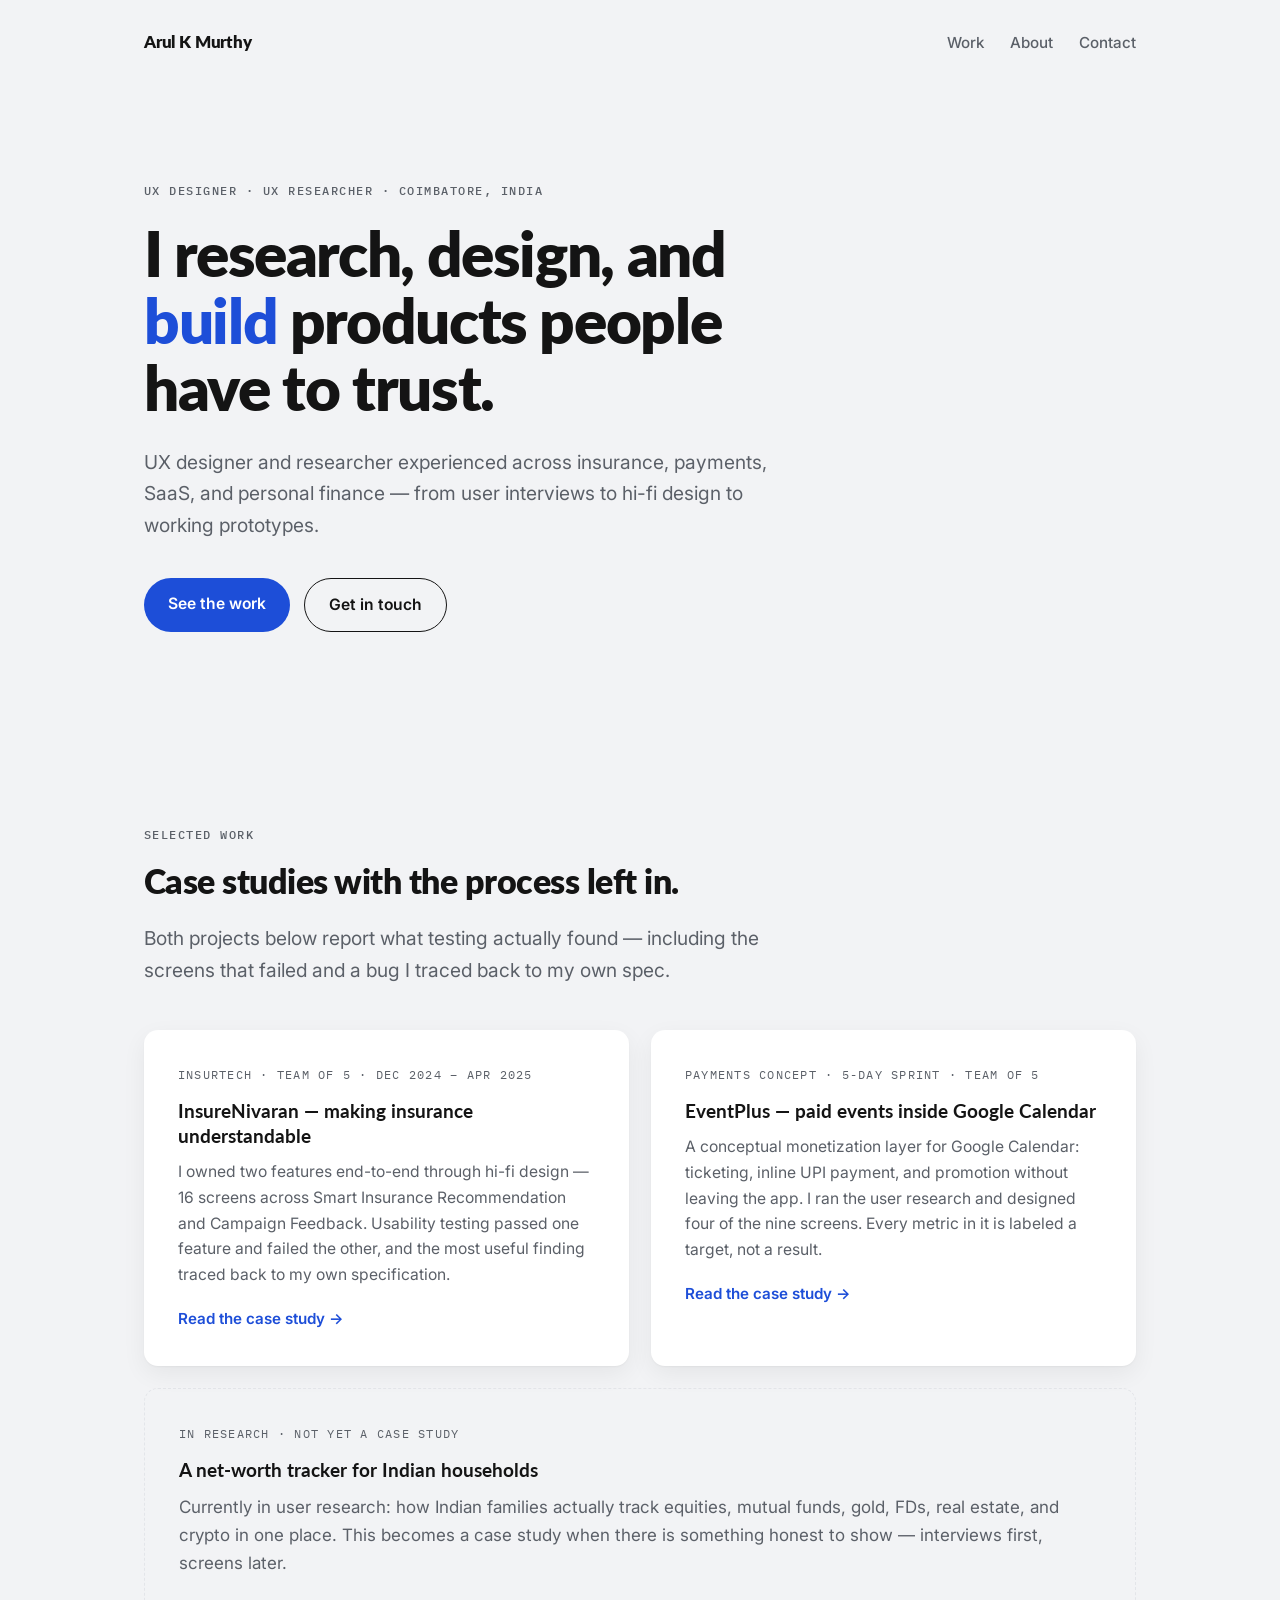
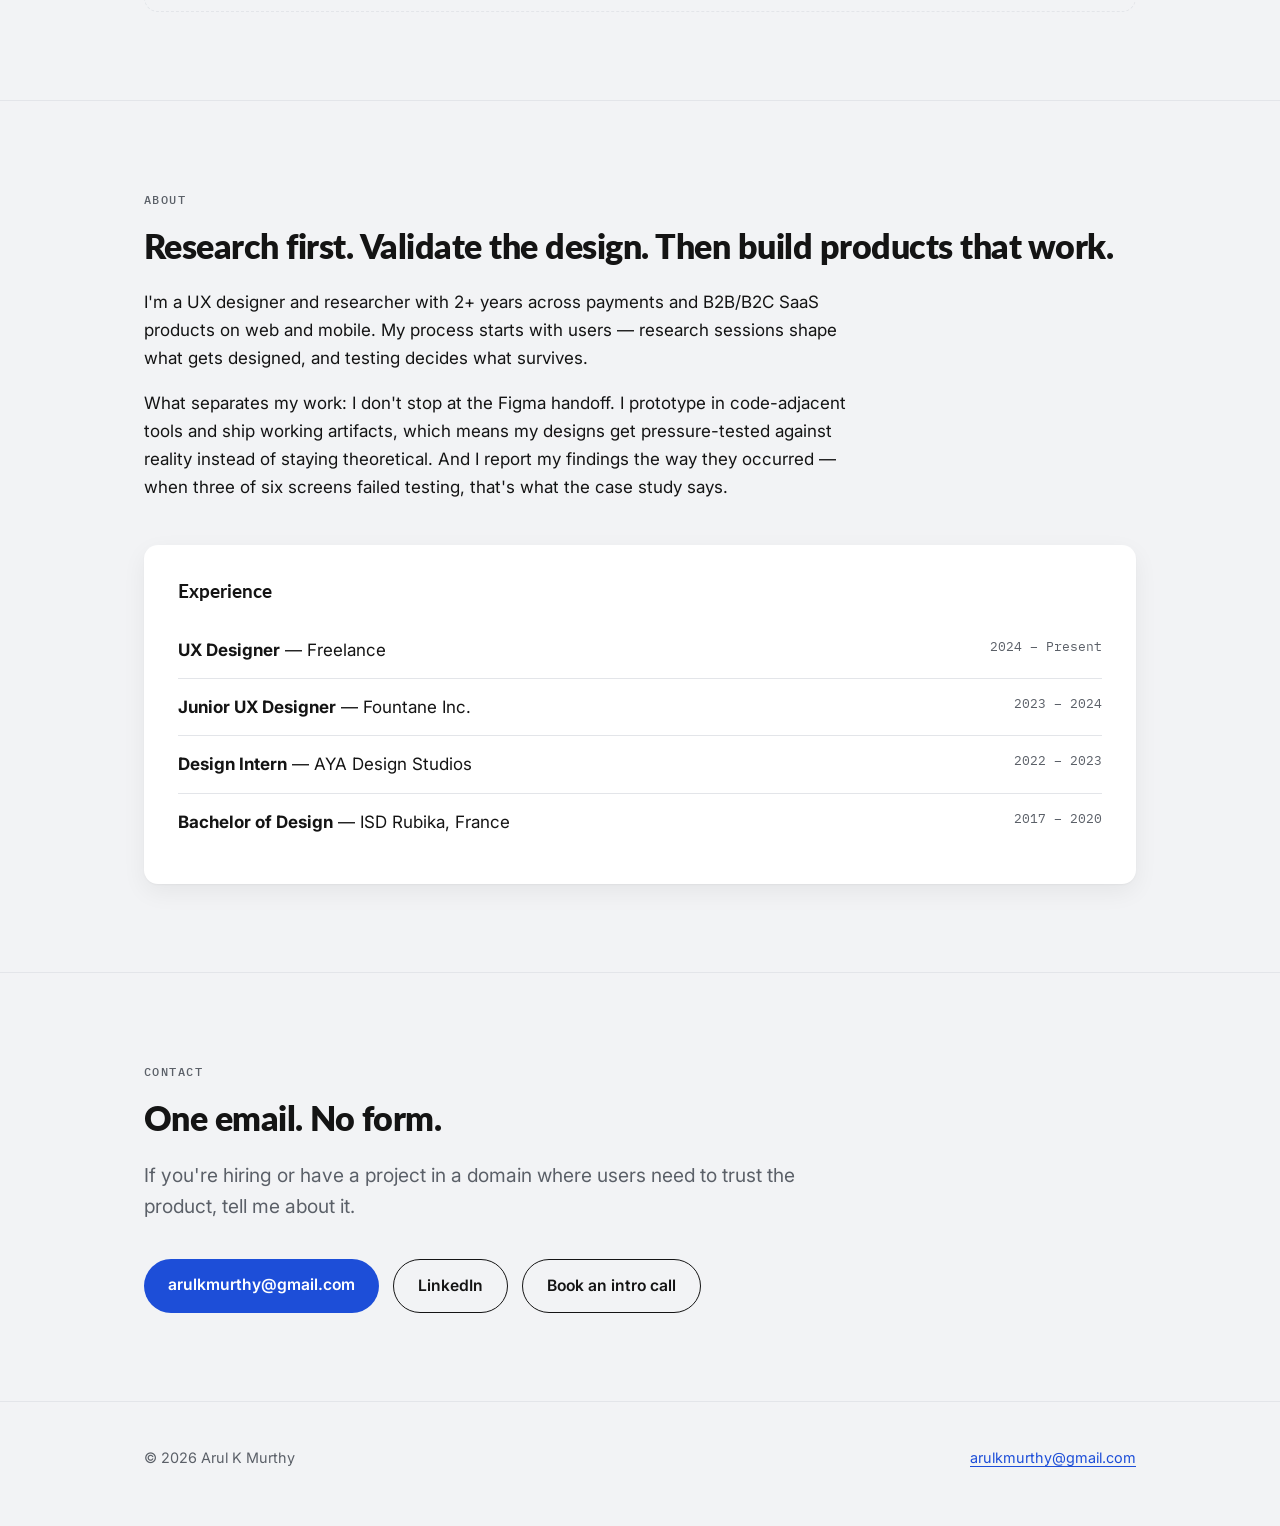
<file: index.html>
<!DOCTYPE html>
<html lang="en">
<head>
  <meta charset="UTF-8">
  <meta name="viewport" content="width=device-width, initial-scale=1.0">
  <title>Arul K Murthy — UX Designer &amp; Researcher</title>
  <meta name="description" content="UX designer and researcher experienced across insurance, payments, SaaS, and personal finance — from user interviews to hi-fi design to working prototypes. Based in Coimbatore, India.">
  <meta name="author" content="Arul K Murthy">
  <meta property="og:title" content="Arul K Murthy — UX Designer &amp; Researcher">
  <meta property="og:description" content="I research, design, and build products people have to trust.">
  <meta property="og:type" content="website">
  <link rel="preconnect" href="https://fonts.googleapis.com">
  <link rel="preconnect" href="https://fonts.gstatic.com" crossorigin>
  <link href="https://fonts.googleapis.com/css2?family=Lato:wght@700;800&family=Inter:wght@400;500;600&family=IBM+Plex+Mono:wght@400;500&display=swap" rel="stylesheet">
  <link rel="stylesheet" href="styles.css">
</head>
<body>

<header class="wrap">
  <nav class="nav" aria-label="Main">
    <a class="nav-name" href="index.html">Arul K Murthy</a>
    <ul class="nav-links">
      <li><a href="#work">Work</a></li>
      <li><a href="#about">About</a></li>
      <li><a href="#contact">Contact</a></li>
    </ul>
  </nav>
</header>

<main>

  <section class="hero wrap">
    <span class="eyebrow">UX Designer · UX Researcher · Coimbatore, India</span>
    <h1>I research, design, and <span class="accent">build</span> products people have to trust.</h1>
    <p class="lede">UX designer and researcher experienced across insurance, payments, SaaS, and personal finance — from user interviews to hi-fi design to working prototypes.</p>
    <div class="hero-actions">
      <a class="btn btn-primary" href="#work">See the work</a>
      <a class="btn btn-ghost" href="mailto:arulkmurthy@gmail.com">Get in touch</a>
    </div>
  </section>

  <section class="section" id="work">
    <div class="wrap">
      <span class="eyebrow">Selected work</span>
      <h2>Case studies with the process left in.</h2>
      <p class="lede" style="margin-bottom:44px;">Both projects below report what testing actually found — including the screens that failed and a bug I traced back to my own spec.</p>

      <div class="card-grid">
        <a class="card work-card" href="insurenivaran.html">
          <span class="tagline">InsurTech · Team of 5 · Dec 2024 – Apr 2025</span>
          <h3>InsureNivaran — making insurance understandable</h3>
          <p>I owned two features end-to-end through hi-fi design — 16 screens across Smart Insurance Recommendation and Campaign Feedback. Usability testing passed one feature and failed the other, and the most useful finding traced back to my own specification.</p>
          <span class="cta">Read the case study →</span>
        </a>

        <a class="card work-card" href="eventplus.html">
          <span class="tagline">Payments concept · 5-day sprint · Team of 5</span>
          <h3>EventPlus — paid events inside Google Calendar</h3>
          <p>A conceptual monetization layer for Google Calendar: ticketing, inline UPI payment, and promotion without leaving the app. I ran the user research and designed four of the nine screens. Every metric in it is labeled a target, not a result.</p>
          <span class="cta">Read the case study →</span>
        </a>
      </div>

      <div class="card card-progress" style="margin-top:22px;">
        <span class="tagline" style="font-family:var(--font-mono);font-size:0.78rem;letter-spacing:0.1em;text-transform:uppercase;color:var(--muted);display:block;margin-bottom:14px;">In research · Not yet a case study</span>
        <h3>A net-worth tracker for Indian households</h3>
        <p class="muted">Currently in user research: how Indian families actually track equities, mutual funds, gold, FDs, real estate, and crypto in one place. This becomes a case study when there is something honest to show — interviews first, screens later.</p>
      </div>
    </div>
  </section>

  <section class="section" id="about">
    <div class="wrap">
      <span class="eyebrow">About</span>
      <h2>Research first. Validate the design. Then build products that work.</h2>
      <div class="prose">
        <p>I'm a UX designer and researcher with 2+ years across payments and B2B/B2C SaaS products on web and mobile. My process starts with users — research sessions shape what gets designed, and testing decides what survives.</p>
        <p>What separates my work: I don't stop at the Figma handoff. I prototype in code-adjacent tools and ship working artifacts, which means my designs get pressure-tested against reality instead of staying theoretical. And I report my findings the way they occurred — when three of six screens failed testing, that's what the case study says.</p>
      </div>

      <div class="card" style="margin-top:44px;">
        <h3 style="margin-bottom:18px;">Experience</h3>
        <ul class="plain-list">
          <li class="exp-row"><span><strong>UX Designer</strong> — Freelance</span><span class="when">2024 – Present</span></li>
          <li class="exp-row"><span><strong>Junior UX Designer</strong> — Fountane Inc.</span><span class="when">2023 – 2024</span></li>
          <li class="exp-row"><span><strong>Design Intern</strong> — AYA Design Studios</span><span class="when">2022 – 2023</span></li>
          <li class="exp-row"><span><strong>Bachelor of Design</strong> — ISD Rubika, France</span><span class="when">2017 – 2020</span></li>
        </ul>
      </div>
    </div>
  </section>

  <section class="section" id="contact">
    <div class="wrap">
      <span class="eyebrow">Contact</span>
      <h2>One email. No form.</h2>
      <p class="lede">If you're hiring or have a project in a domain where users need to trust the product, tell me about it.</p>
      <div class="hero-actions">
        <a class="btn btn-primary" href="mailto:arulkmurthy@gmail.com">arulkmurthy@gmail.com</a>
        <a class="btn btn-ghost" href="https://www.linkedin.com/in/arulkmurthy" rel="me">LinkedIn</a>
        <a class="btn btn-ghost" href="https://cal.com/arulkmurthy">Book an intro call</a>
      </div>
    </div>
  </section>

</main>

<footer>
  <div class="wrap">
    <div class="footer-row">
      <span>© 2026 Arul K Murthy</span>
      <span><a href="mailto:arulkmurthy@gmail.com">arulkmurthy@gmail.com</a></span>
    </div>
  </div>
</footer>

</body>
</html>
</file>
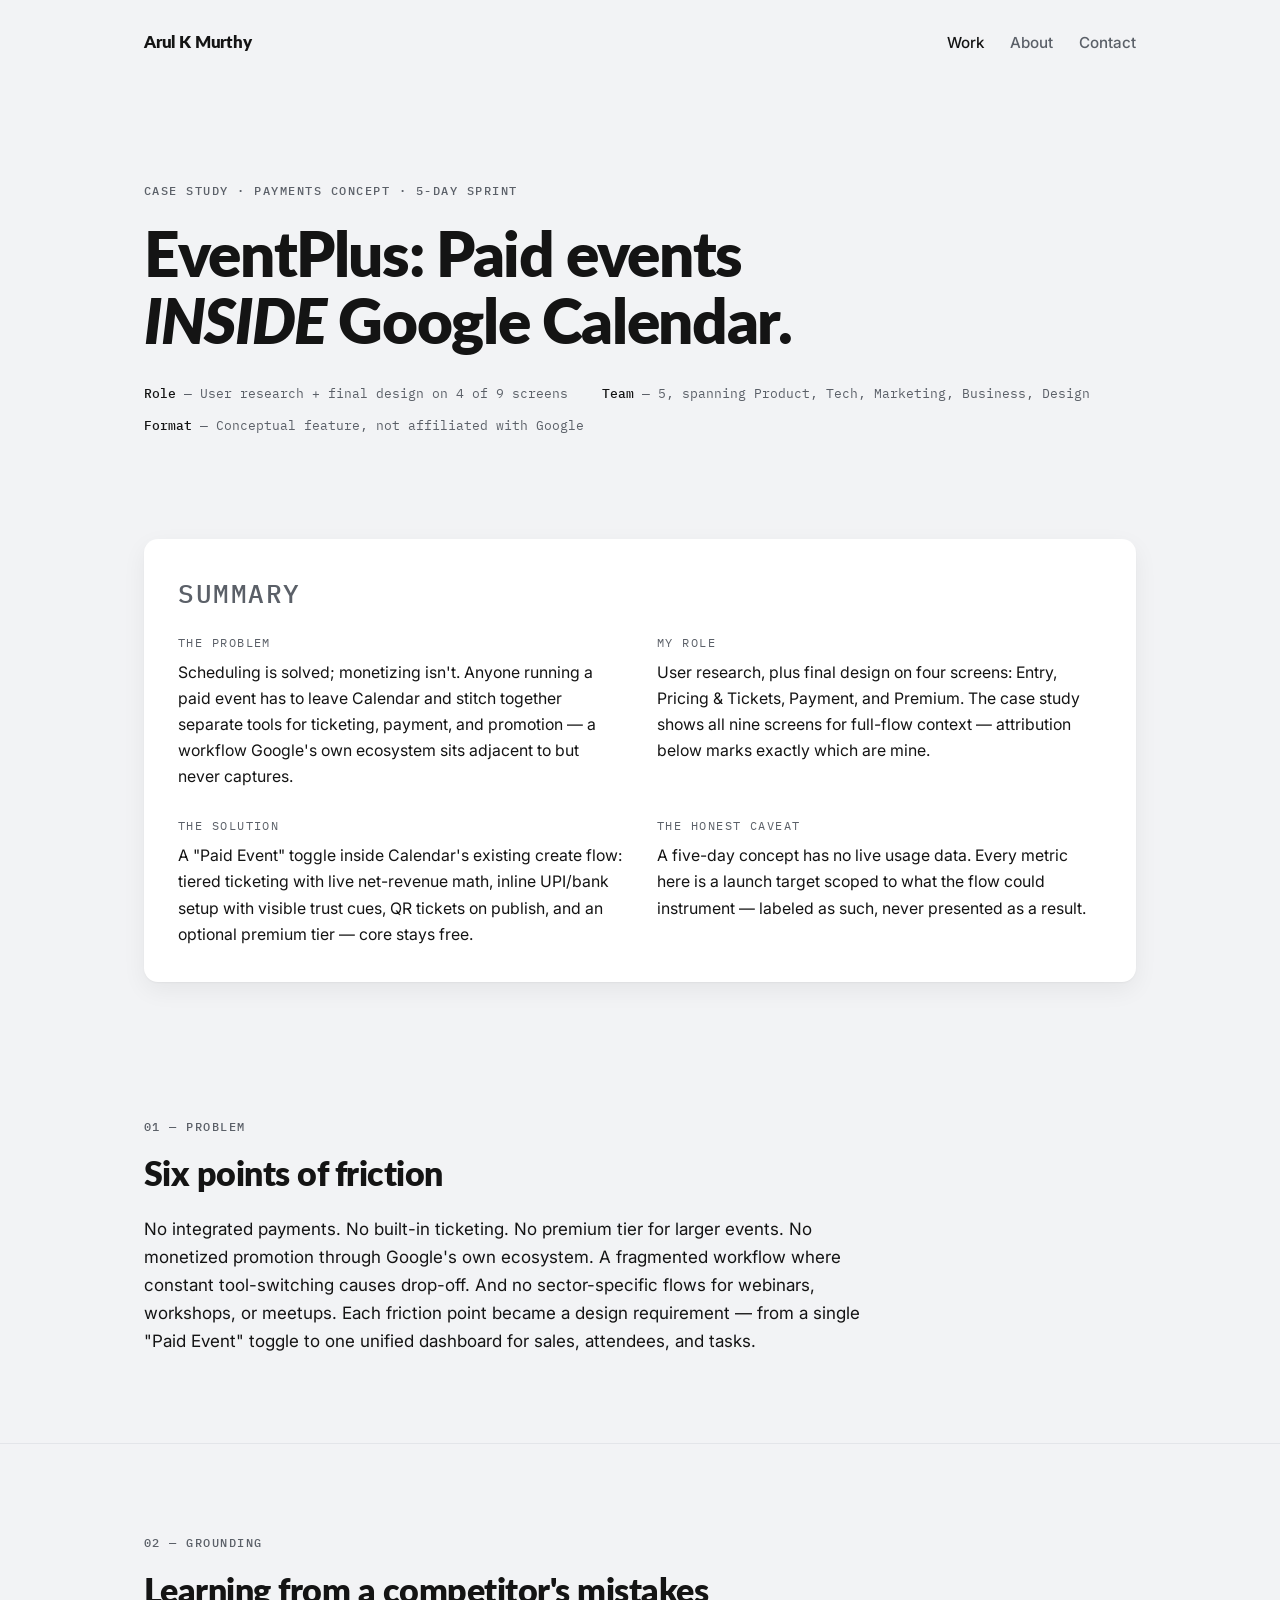
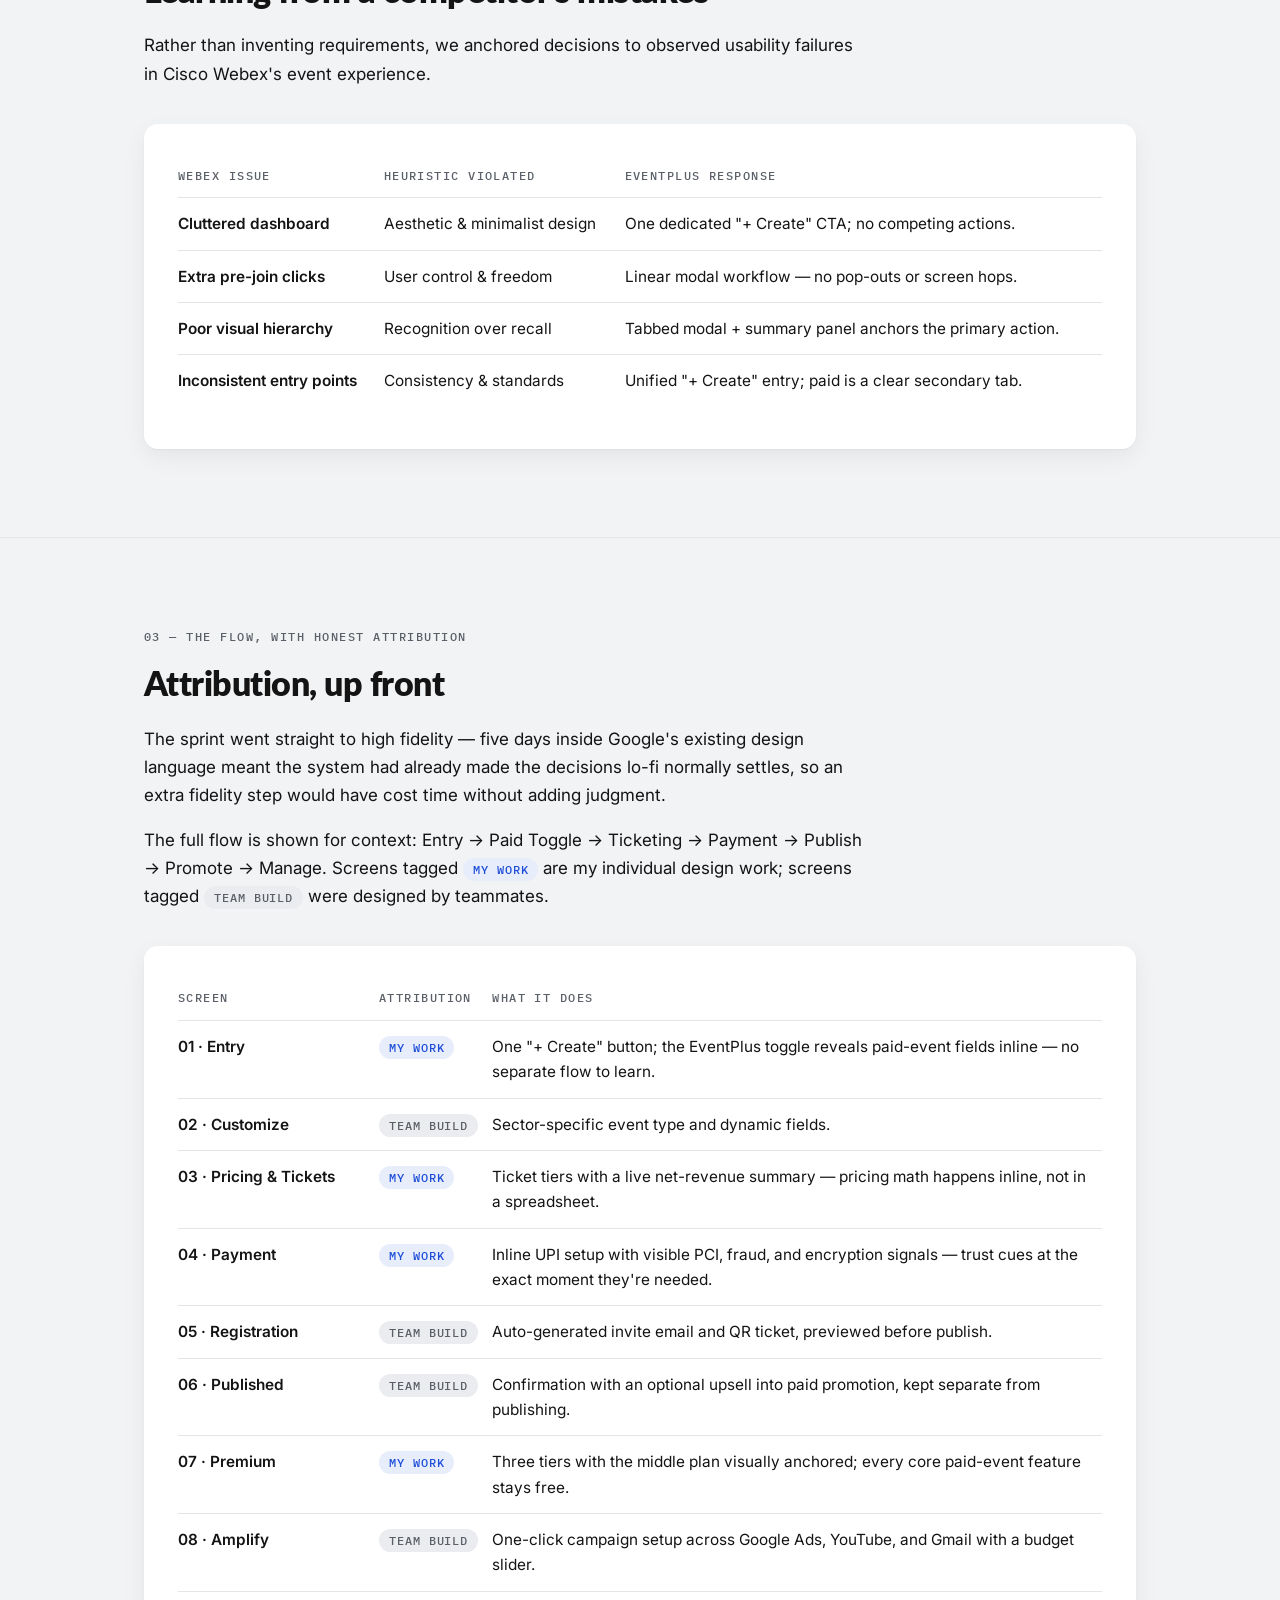
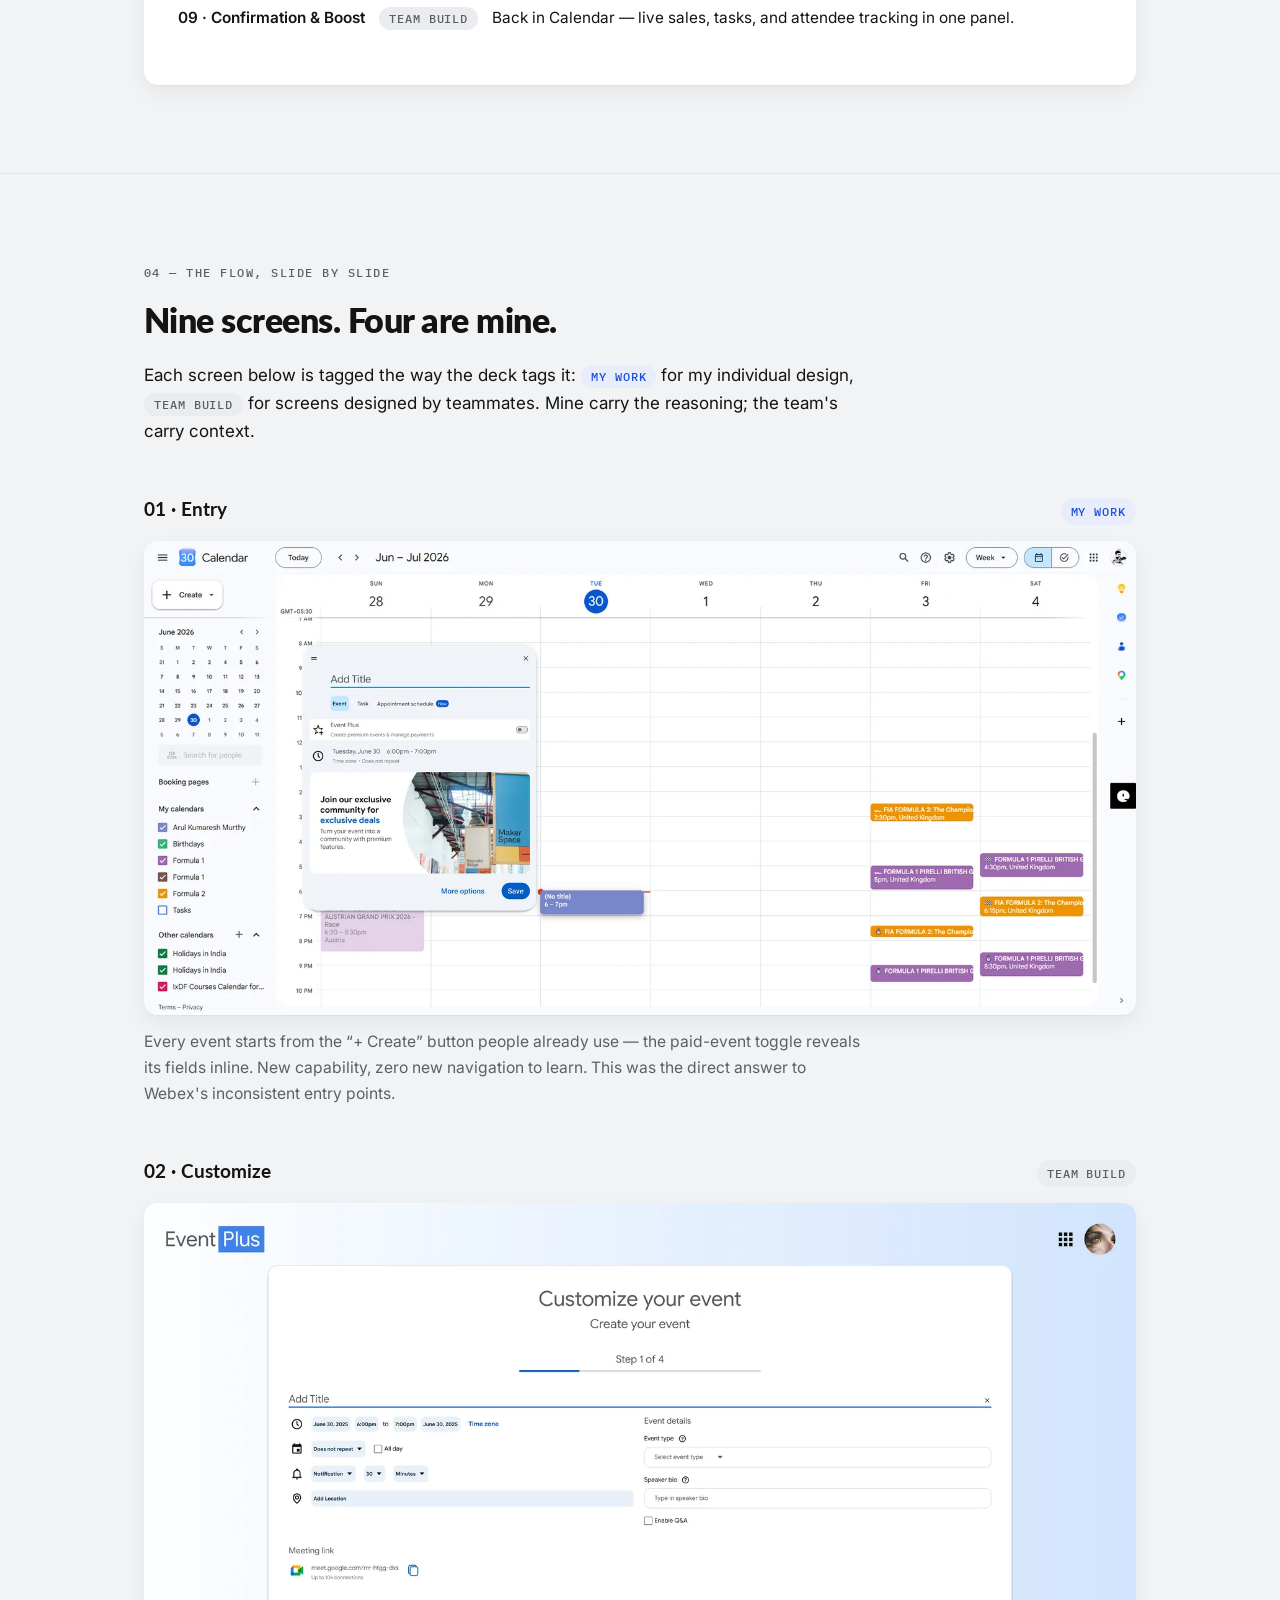
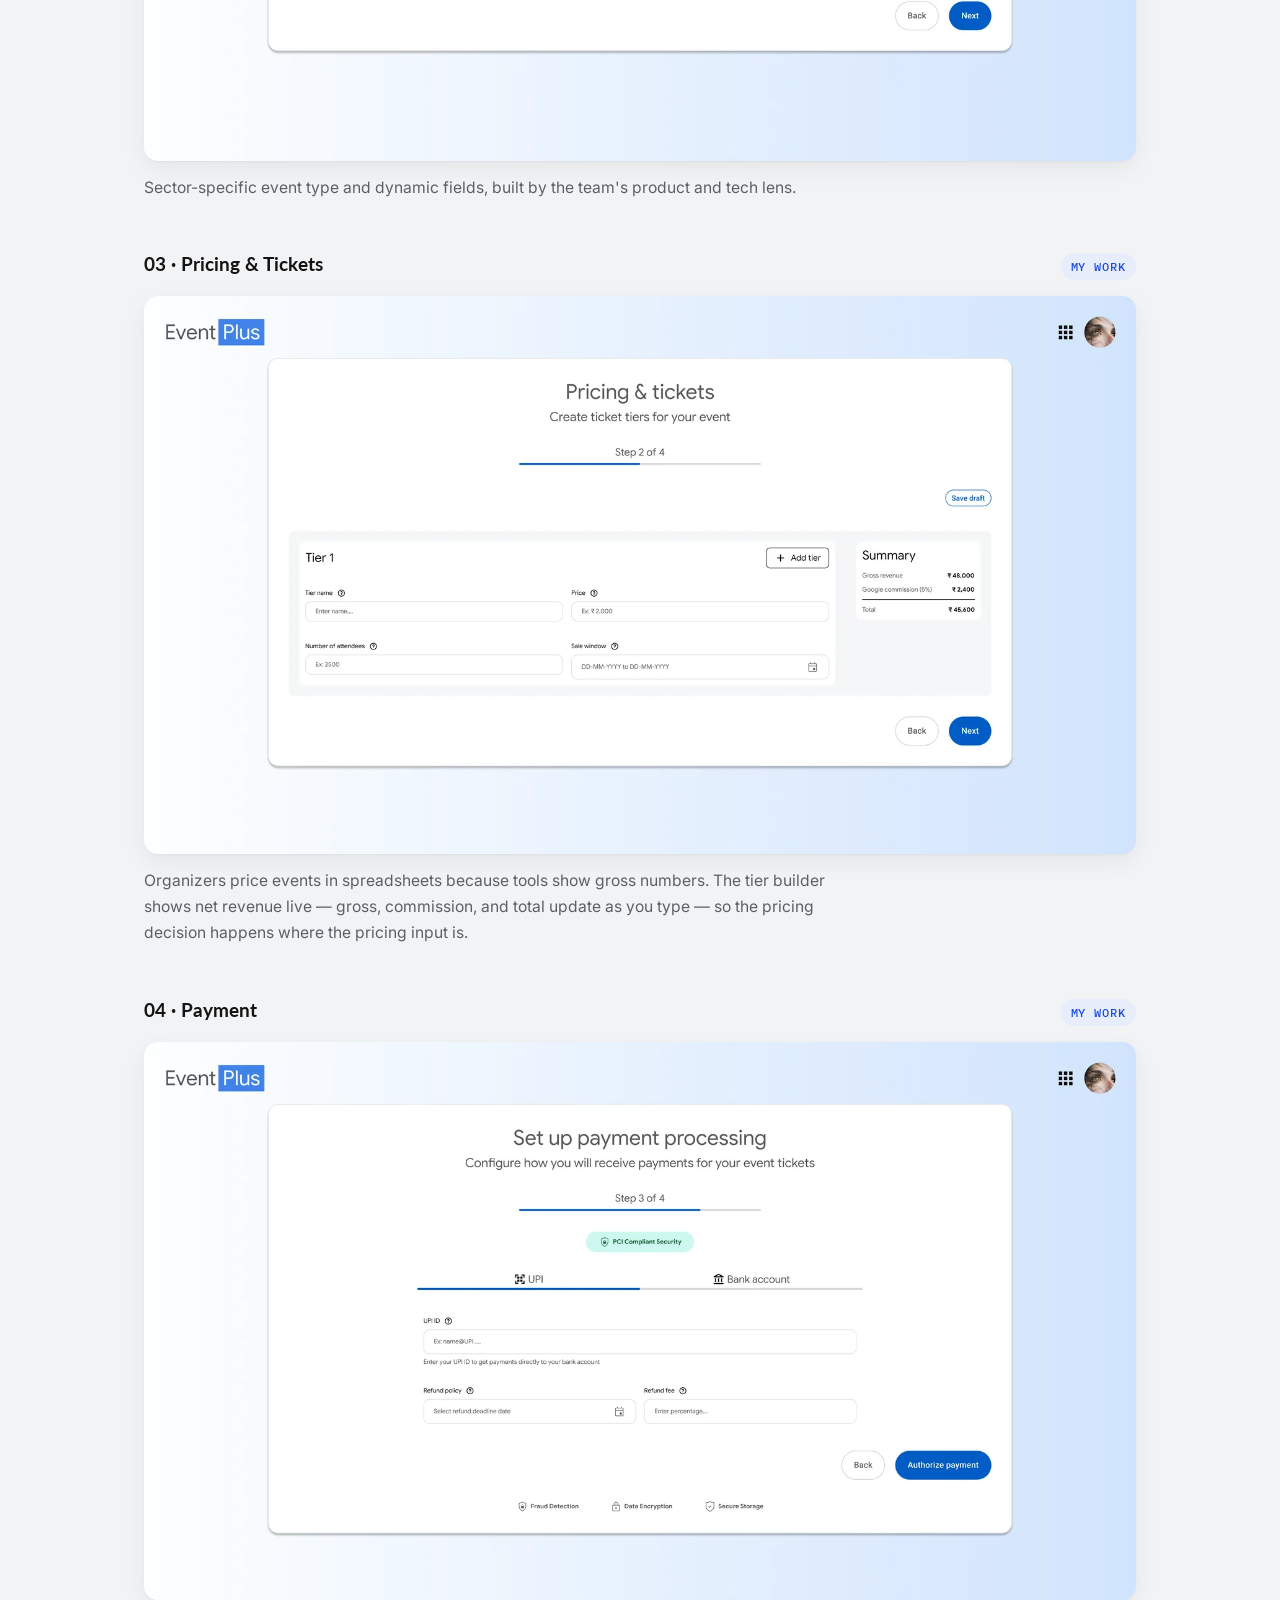
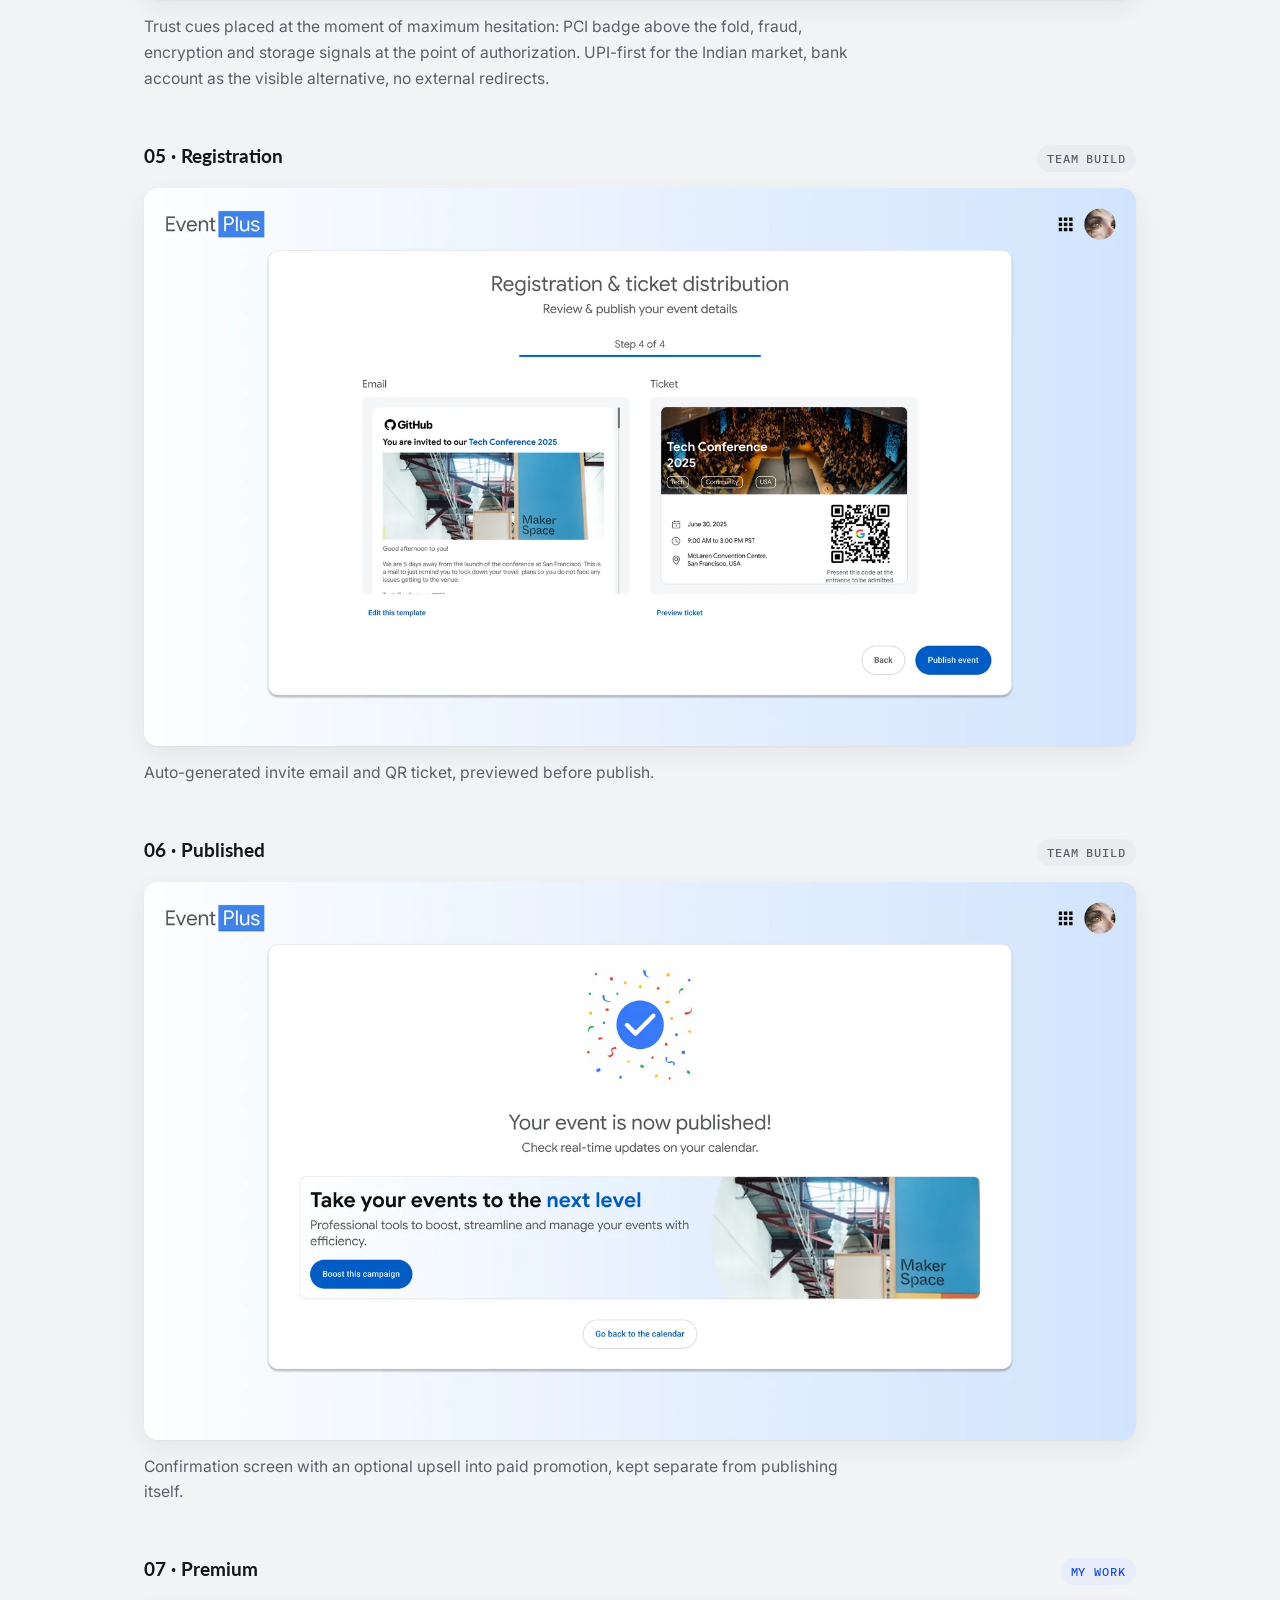
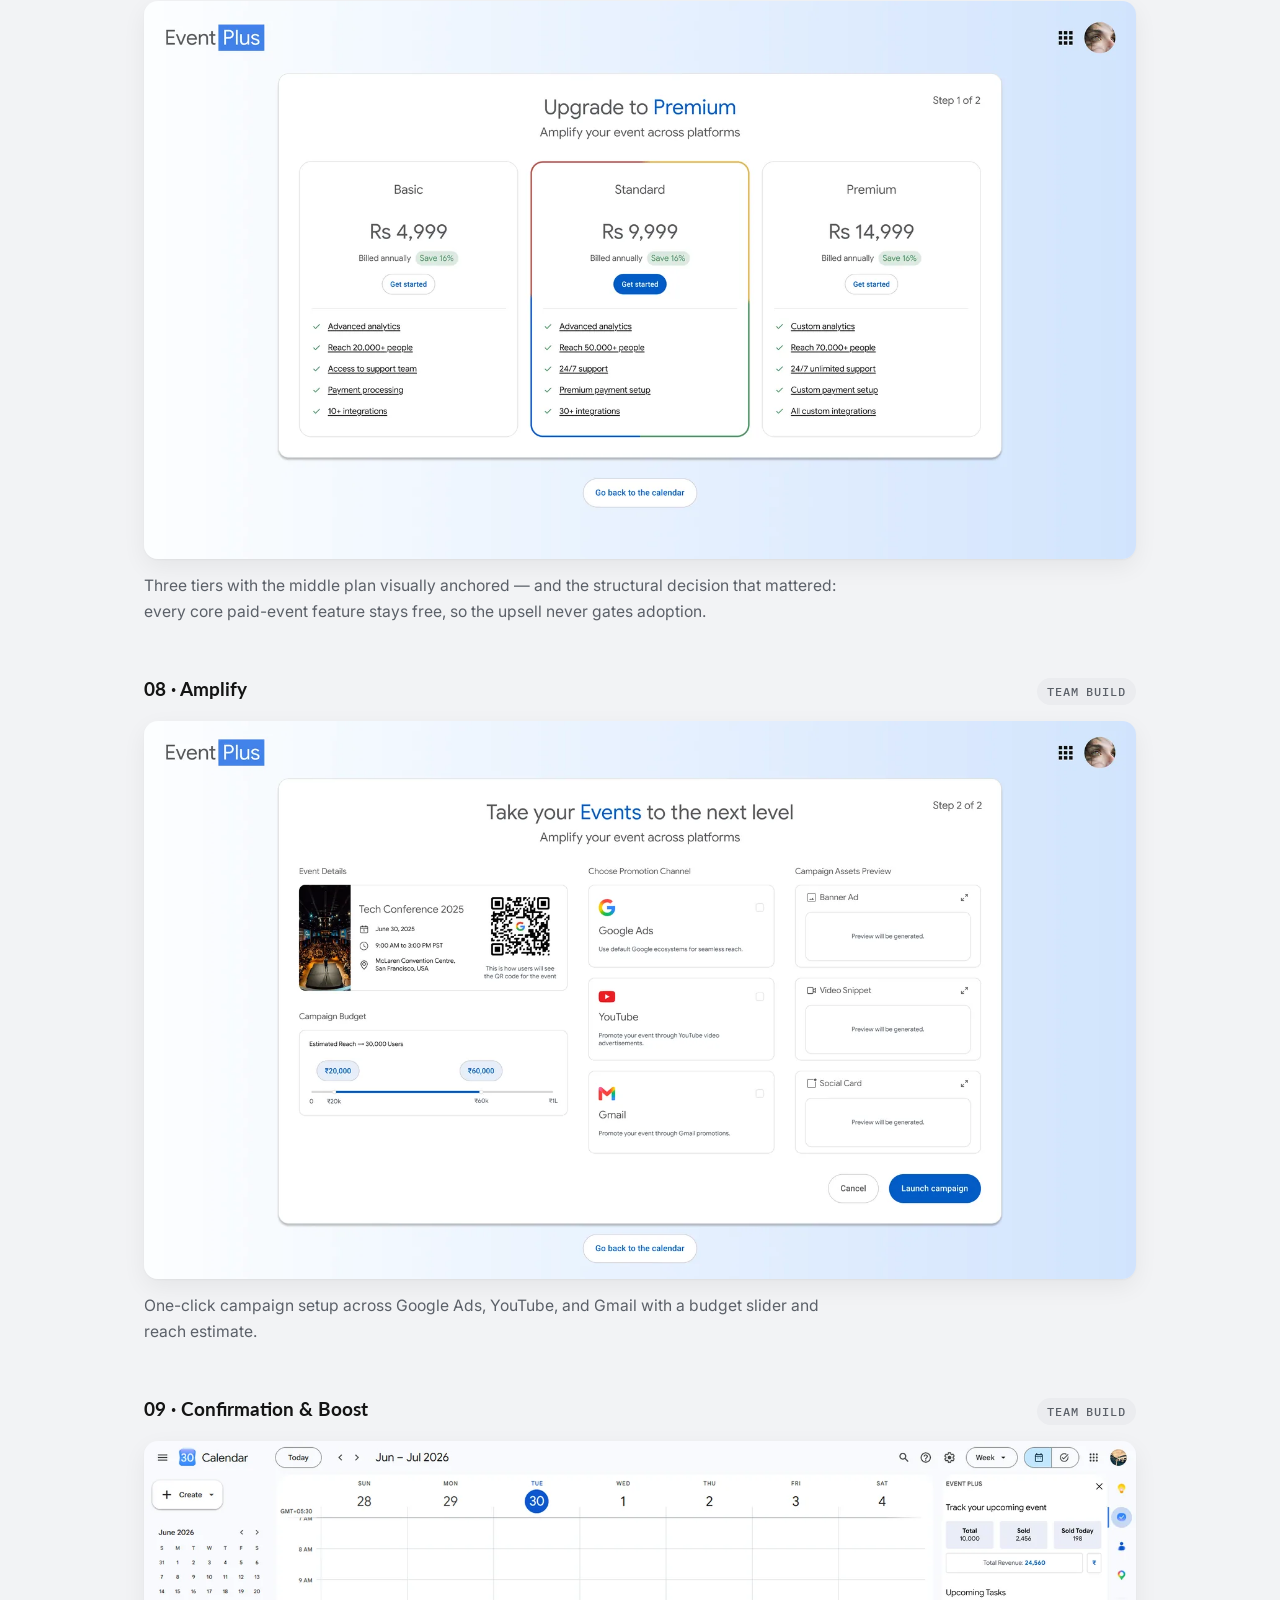
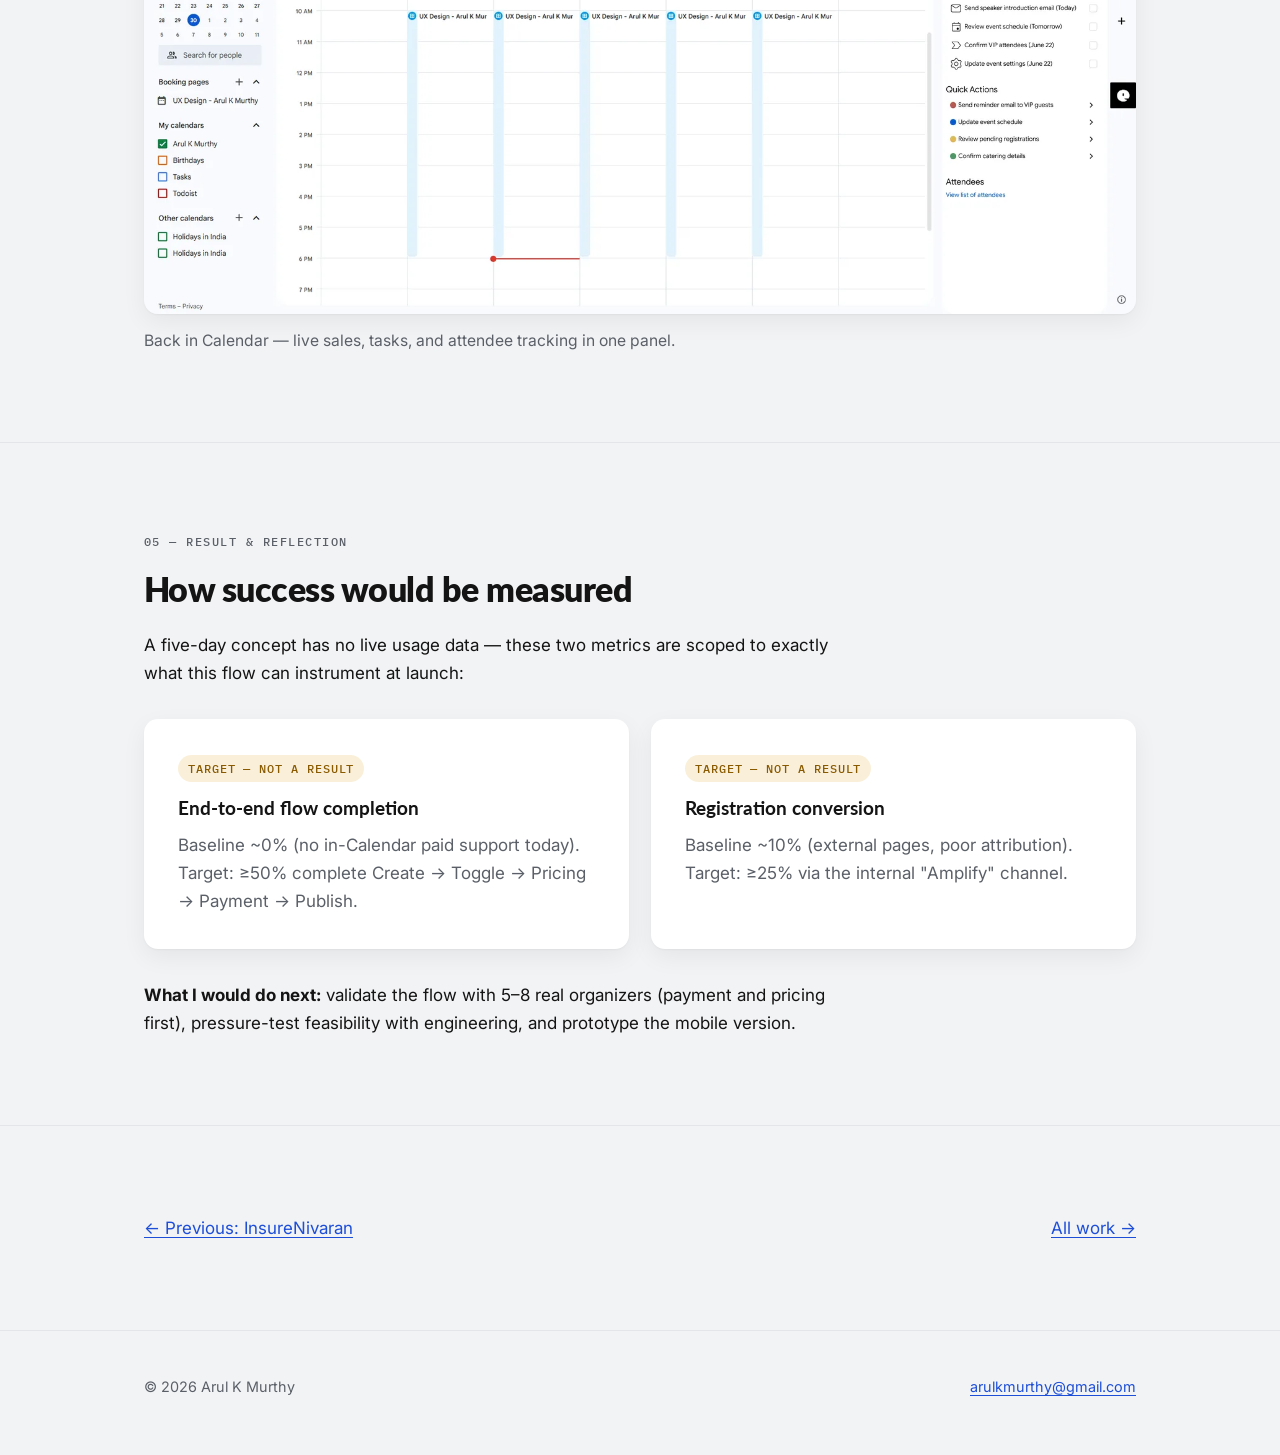
<file: eventplus.html>
<!DOCTYPE html>
<html lang="en">
<head>
  <meta charset="UTF-8">
  <meta name="viewport" content="width=device-width, initial-scale=1.0">
  <title>EventPlus — UX Case Study · Arul K Murthy</title>
  <meta name="description" content="A 5-day sprint concept: paid events inside Google Calendar. Research plus four screens of a nine-screen flow, with honest attribution and metrics labeled as targets.">
  <meta name="author" content="Arul K Murthy">
  <link rel="preconnect" href="https://fonts.googleapis.com">
  <link rel="preconnect" href="https://fonts.gstatic.com" crossorigin>
  <link href="https://fonts.googleapis.com/css2?family=Lato:wght@700;800&family=Inter:wght@400;500;600&family=IBM+Plex+Mono:wght@400;500&display=swap" rel="stylesheet">
  <link rel="stylesheet" href="styles.css">
</head>
<body>

<header class="wrap">
  <nav class="nav" aria-label="Main">
    <a class="nav-name" href="index.html">Arul K Murthy</a>
    <ul class="nav-links">
      <li><a href="index.html#work" aria-current="page">Work</a></li>
      <li><a href="index.html#about">About</a></li>
      <li><a href="index.html#contact">Contact</a></li>
    </ul>
  </nav>
</header>

<main>

  <section class="hero wrap" style="padding-bottom:56px;">
    <span class="eyebrow">Case study · Payments concept · 5-day sprint</span>
    <h1 style="max-width:20ch;">EventPlus: Paid events <em>INSIDE</em> Google Calendar.</h1>
    <div class="meta-row">
      <span><strong>Role</strong> — User research + final design on 4 of 9 screens</span>
      <span><strong>Team</strong> — 5, spanning Product, Tech, Marketing, Business, Design</span>
      <span><strong>Format</strong> — Conceptual feature, not affiliated with Google</span>
    </div>
  </section>

  <div class="wrap">
    <div class="card summary">
      <span class="eyebrow summary-head">Summary</span>
      <dl>
        <div>
          <dt>The problem</dt>
          <dd>Scheduling is solved; monetizing isn't. Anyone running a paid event has to leave Calendar and stitch together separate tools for ticketing, payment, and promotion — a workflow Google's own ecosystem sits adjacent to but never captures.</dd>
        </div>
        <div>
          <dt>My role</dt>
          <dd>User research, plus final design on four screens: Entry, Pricing &amp; Tickets, Payment, and Premium. The case study shows all nine screens for full-flow context — attribution below marks exactly which are mine.</dd>
        </div>
        <div>
          <dt>The solution</dt>
          <dd>A "Paid Event" toggle inside Calendar's existing create flow: tiered ticketing with live net-revenue math, inline UPI/bank setup with visible trust cues, QR tickets on publish, and an optional premium tier — core stays free.</dd>
        </div>
        <div>
          <dt>The honest caveat</dt>
          <dd>A five-day concept has no live usage data. Every metric here is a launch target scoped to what the flow could instrument — labeled as such, never presented as a result.</dd>
        </div>
      </dl>
    </div>
  </div>

  <section class="section">
    <div class="wrap">
      <span class="eyebrow">01 — Problem</span>
      <h2>Six points of friction</h2>
      <div class="prose">
        <p>No integrated payments. No built-in ticketing. No premium tier for larger events. No monetized promotion through Google's own ecosystem. A fragmented workflow where constant tool-switching causes drop-off. And no sector-specific flows for webinars, workshops, or meetups. Each friction point became a design requirement — from a single "Paid Event" toggle to one unified dashboard for sales, attendees, and tasks.</p>
      </div>
    </div>
  </section>

  <section class="section">
    <div class="wrap">
      <span class="eyebrow">02 — Grounding</span>
      <h2>Learning from a competitor's mistakes</h2>
      <div class="prose">
        <p>Rather than inventing requirements, we anchored decisions to observed usability failures in Cisco Webex's event experience.</p>
      </div>
      <div class="card" style="margin-top:36px;">
        <div class="verdict-scroll">
          <table class="verdict">
            <thead>
              <tr><th>Webex issue</th><th>Heuristic violated</th><th>EventPlus response</th></tr>
            </thead>
            <tbody>
              <tr><td>Cluttered dashboard</td><td>Aesthetic &amp; minimalist design</td><td>One dedicated "+ Create" CTA; no competing actions.</td></tr>
              <tr><td>Extra pre-join clicks</td><td>User control &amp; freedom</td><td>Linear modal workflow — no pop-outs or screen hops.</td></tr>
              <tr><td>Poor visual hierarchy</td><td>Recognition over recall</td><td>Tabbed modal + summary panel anchors the primary action.</td></tr>
              <tr><td>Inconsistent entry points</td><td>Consistency &amp; standards</td><td>Unified "+ Create" entry; paid is a clear secondary tab.</td></tr>
            </tbody>
          </table>
        </div>
      </div>
    </div>
  </section>

  <section class="section">
    <div class="wrap">
      <span class="eyebrow">03 — The flow, with honest attribution</span>
      <h2>Attribution, up front</h2>
      <div class="prose">
        <p>The sprint went straight to high fidelity — five days inside Google's existing design language meant the system had already made the decisions lo-fi normally settles, so an extra fidelity step would have cost time without adding judgment.</p>
        <p>The full flow is shown for context: Entry → Paid Toggle → Ticketing → Payment → Publish → Promote → Manage. Screens tagged <span class="chip chip-mine">My work</span> are my individual design work; screens tagged <span class="chip chip-team">Team build</span> were designed by teammates.</p>
      </div>

      <div class="card" style="margin-top:36px;">
        <div class="verdict-scroll">
          <table class="verdict">
            <thead>
              <tr><th>Screen</th><th>Attribution</th><th>What it does</th></tr>
            </thead>
            <tbody>
              <tr><td>01 · Entry</td><td><span class="chip chip-mine">My work</span></td><td>One "+ Create" button; the EventPlus toggle reveals paid-event fields inline — no separate flow to learn.</td></tr>
              <tr><td>02 · Customize</td><td><span class="chip chip-team">Team build</span></td><td>Sector-specific event type and dynamic fields.</td></tr>
              <tr><td>03 · Pricing &amp; Tickets</td><td><span class="chip chip-mine">My work</span></td><td>Ticket tiers with a live net-revenue summary — pricing math happens inline, not in a spreadsheet.</td></tr>
              <tr><td>04 · Payment</td><td><span class="chip chip-mine">My work</span></td><td>Inline UPI setup with visible PCI, fraud, and encryption signals — trust cues at the exact moment they're needed.</td></tr>
              <tr><td>05 · Registration</td><td><span class="chip chip-team">Team build</span></td><td>Auto-generated invite email and QR ticket, previewed before publish.</td></tr>
              <tr><td>06 · Published</td><td><span class="chip chip-team">Team build</span></td><td>Confirmation with an optional upsell into paid promotion, kept separate from publishing.</td></tr>
              <tr><td>07 · Premium</td><td><span class="chip chip-mine">My work</span></td><td>Three tiers with the middle plan visually anchored; every core paid-event feature stays free.</td></tr>
              <tr><td>08 · Amplify</td><td><span class="chip chip-team">Team build</span></td><td>One-click campaign setup across Google Ads, YouTube, and Gmail with a budget slider.</td></tr>
              <tr><td>09 · Confirmation &amp; Boost</td><td><span class="chip chip-team">Team build</span></td><td>Back in Calendar — live sales, tasks, and attendee tracking in one panel.</td></tr>
            </tbody>
          </table>
        </div>
      </div>
    
      
    </div>
  </section>

  

  <section class="section">
    <div class="wrap">
      <span class="eyebrow">04 — The flow, slide by slide</span>
      <h2>Nine screens. Four are mine.</h2>
      <div class="prose">
        <p>Each screen below is tagged the way the deck tags it: <span class="chip chip-mine">My work</span> for my individual design, <span class="chip chip-team">Team build</span> for screens designed by teammates. Mine carry the reasoning; the team's carry context.</p>
      </div>

      <div class="slide">
        <div class="slide-head">
          <h3>01 · Entry</h3>
          <span class="chip chip-mine">My work</span>
        </div>
        <figure>
          <img src="img/ep-01-entry.webp" alt="Google Calendar create-event modal with the EventPlus toggle revealing paid-event fields inline." width="1600" height="764" loading="lazy">
        </figure>
        <p class="note">Every event starts from the “+ Create” button people already use — the paid-event toggle reveals its fields inline. New capability, zero new navigation to learn. This was the direct answer to Webex's inconsistent entry points.</p>
      </div>
      <div class="slide">
        <div class="slide-head">
          <h3>02 · Customize</h3>
          <span class="chip chip-team">Team build</span>
        </div>
        <figure>
          <img src="img/ep-02-customize.webp" alt="EventPlus step 1 of 4: Customize your event, with event type and speaker bio fields." width="1600" height="900" loading="lazy">
        </figure>
        <p class="note">Sector-specific event type and dynamic fields, built by the team's product and tech lens.</p>
      </div>
      <div class="slide">
        <div class="slide-head">
          <h3>03 · Pricing & Tickets</h3>
          <span class="chip chip-mine">My work</span>
        </div>
        <figure>
          <img src="img/ep-03-pricing.webp" alt="Pricing and tickets step with tier builder and live summary showing gross revenue, Google commission and total." width="1600" height="900" loading="lazy">
        </figure>
        <p class="note">Organizers price events in spreadsheets because tools show gross numbers. The tier builder shows net revenue live — gross, commission, and total update as you type — so the pricing decision happens where the pricing input is.</p>
      </div>
      <div class="slide">
        <div class="slide-head">
          <h3>04 · Payment</h3>
          <span class="chip chip-mine">My work</span>
        </div>
        <figure>
          <img src="img/ep-04-payment.webp" alt="Payment processing setup with PCI Compliant Security badge, UPI and bank account tabs, refund policy fields, and fraud, encryption and storage trust signals." width="1600" height="900" loading="lazy">
        </figure>
        <p class="note">Trust cues placed at the moment of maximum hesitation: PCI badge above the fold, fraud, encryption and storage signals at the point of authorization. UPI-first for the Indian market, bank account as the visible alternative, no external redirects.</p>
      </div>
      <div class="slide">
        <div class="slide-head">
          <h3>05 · Registration</h3>
          <span class="chip chip-team">Team build</span>
        </div>
        <figure>
          <img src="img/ep-05-registration.webp" alt="EventPlus step 4 of 4: Registration and ticket distribution with invite email and QR ticket preview." width="1600" height="900" loading="lazy">
        </figure>
        <p class="note">Auto-generated invite email and QR ticket, previewed before publish.</p>
      </div>
      <div class="slide">
        <div class="slide-head">
          <h3>06 · Published</h3>
          <span class="chip chip-team">Team build</span>
        </div>
        <figure>
          <img src="img/ep-06-published.webp" alt="EventPlus confirmation: your event is now published, with optional promotion upsell banner." width="1600" height="900" loading="lazy">
        </figure>
        <p class="note">Confirmation screen with an optional upsell into paid promotion, kept separate from publishing itself.</p>
      </div>
      <div class="slide">
        <div class="slide-head">
          <h3>07 · Premium</h3>
          <span class="chip chip-mine">My work</span>
        </div>
        <figure>
          <img src="img/ep-07-premium.webp" alt="Upgrade to Premium screen with Basic, Standard and Premium tiers; the Standard plan is visually anchored with a colored border." width="1600" height="900" loading="lazy">
        </figure>
        <p class="note">Three tiers with the middle plan visually anchored — and the structural decision that mattered: every core paid-event feature stays free, so the upsell never gates adoption.</p>
      </div>
      <div class="slide">
        <div class="slide-head">
          <h3>08 · Amplify</h3>
          <span class="chip chip-team">Team build</span>
        </div>
        <figure>
          <img src="img/ep-08-amplify.webp" alt="EventPlus Amplify: campaign setup across Google Ads, YouTube and Gmail with budget slider and reach estimate." width="1600" height="900" loading="lazy">
        </figure>
        <p class="note">One-click campaign setup across Google Ads, YouTube, and Gmail with a budget slider and reach estimate.</p>
      </div>
      <div class="slide">
        <div class="slide-head">
          <h3>09 · Confirmation & Boost</h3>
          <span class="chip chip-team">Team build</span>
        </div>
        <figure>
          <img src="img/ep-09-boost.webp" alt="Google Calendar with the EventPlus tracking panel: ticket sales, revenue, tasks and attendees." width="1600" height="764" loading="lazy">
        </figure>
        <p class="note">Back in Calendar — live sales, tasks, and attendee tracking in one panel.</p>
      </div>
    </div>
  </section>

  <section class="section">
    <div class="wrap">
      <span class="eyebrow">05 — Result &amp; reflection</span>
      <h2>How success would be measured</h2>
      <div class="prose">
        <p>A five-day concept has no live usage data — these two metrics are scoped to exactly what this flow can instrument at launch:</p>
      </div>
      <div class="card-grid" style="margin-top:32px;">
        <div class="card">
          <span class="chip chip-target" style="margin-bottom:14px;display:inline-block;">Target — not a result</span>
          <h3>End-to-end flow completion</h3>
          <p class="muted">Baseline ~0% (no in-Calendar paid support today). Target: ≥50% complete Create → Toggle → Pricing → Payment → Publish.</p>
        </div>
        <div class="card">
          <span class="chip chip-target" style="margin-bottom:14px;display:inline-block;">Target — not a result</span>
          <h3>Registration conversion</h3>
          <p class="muted">Baseline ~10% (external pages, poor attribution). Target: ≥25% via the internal "Amplify" channel.</p>
        </div>
      </div>
      <div class="prose" style="margin-top:32px;">
        <p><strong>What I would do next:</strong> validate the flow with 5–8 real organizers (payment and pricing first), pressure-test feasibility with engineering, and prototype the mobile version.</p>
      </div>
    </div>
  </section>

  <section class="section">
    <div class="wrap pager">
      <a href="insurenivaran.html">← Previous: InsureNivaran</a>
      <a href="index.html#work">All work →</a>
    </div>
  </section>

</main>

<footer>
  <div class="wrap">
    <div class="footer-row">
      <span>© 2026 Arul K Murthy</span>
      <span><a href="mailto:arulkmurthy@gmail.com">arulkmurthy@gmail.com</a></span>
    </div>
  </div>
</footer>

</body>
</html>
</file>
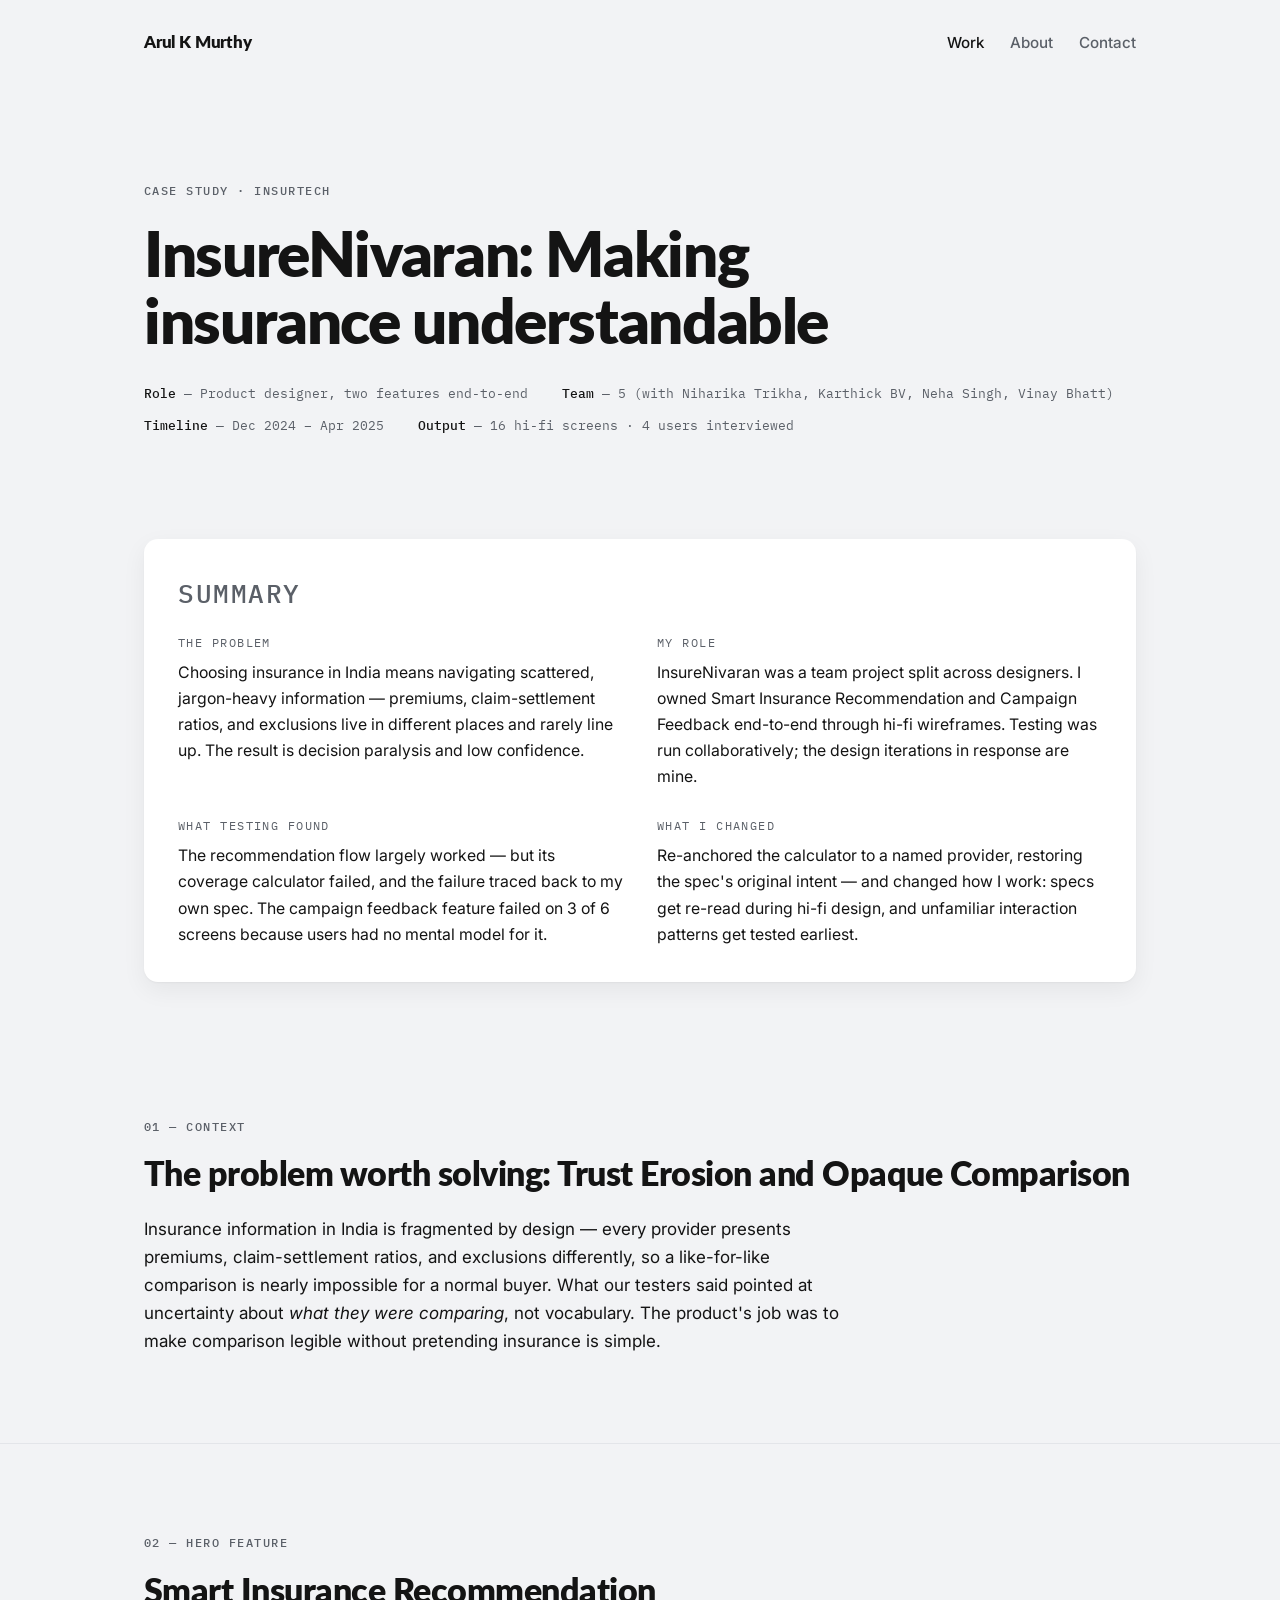
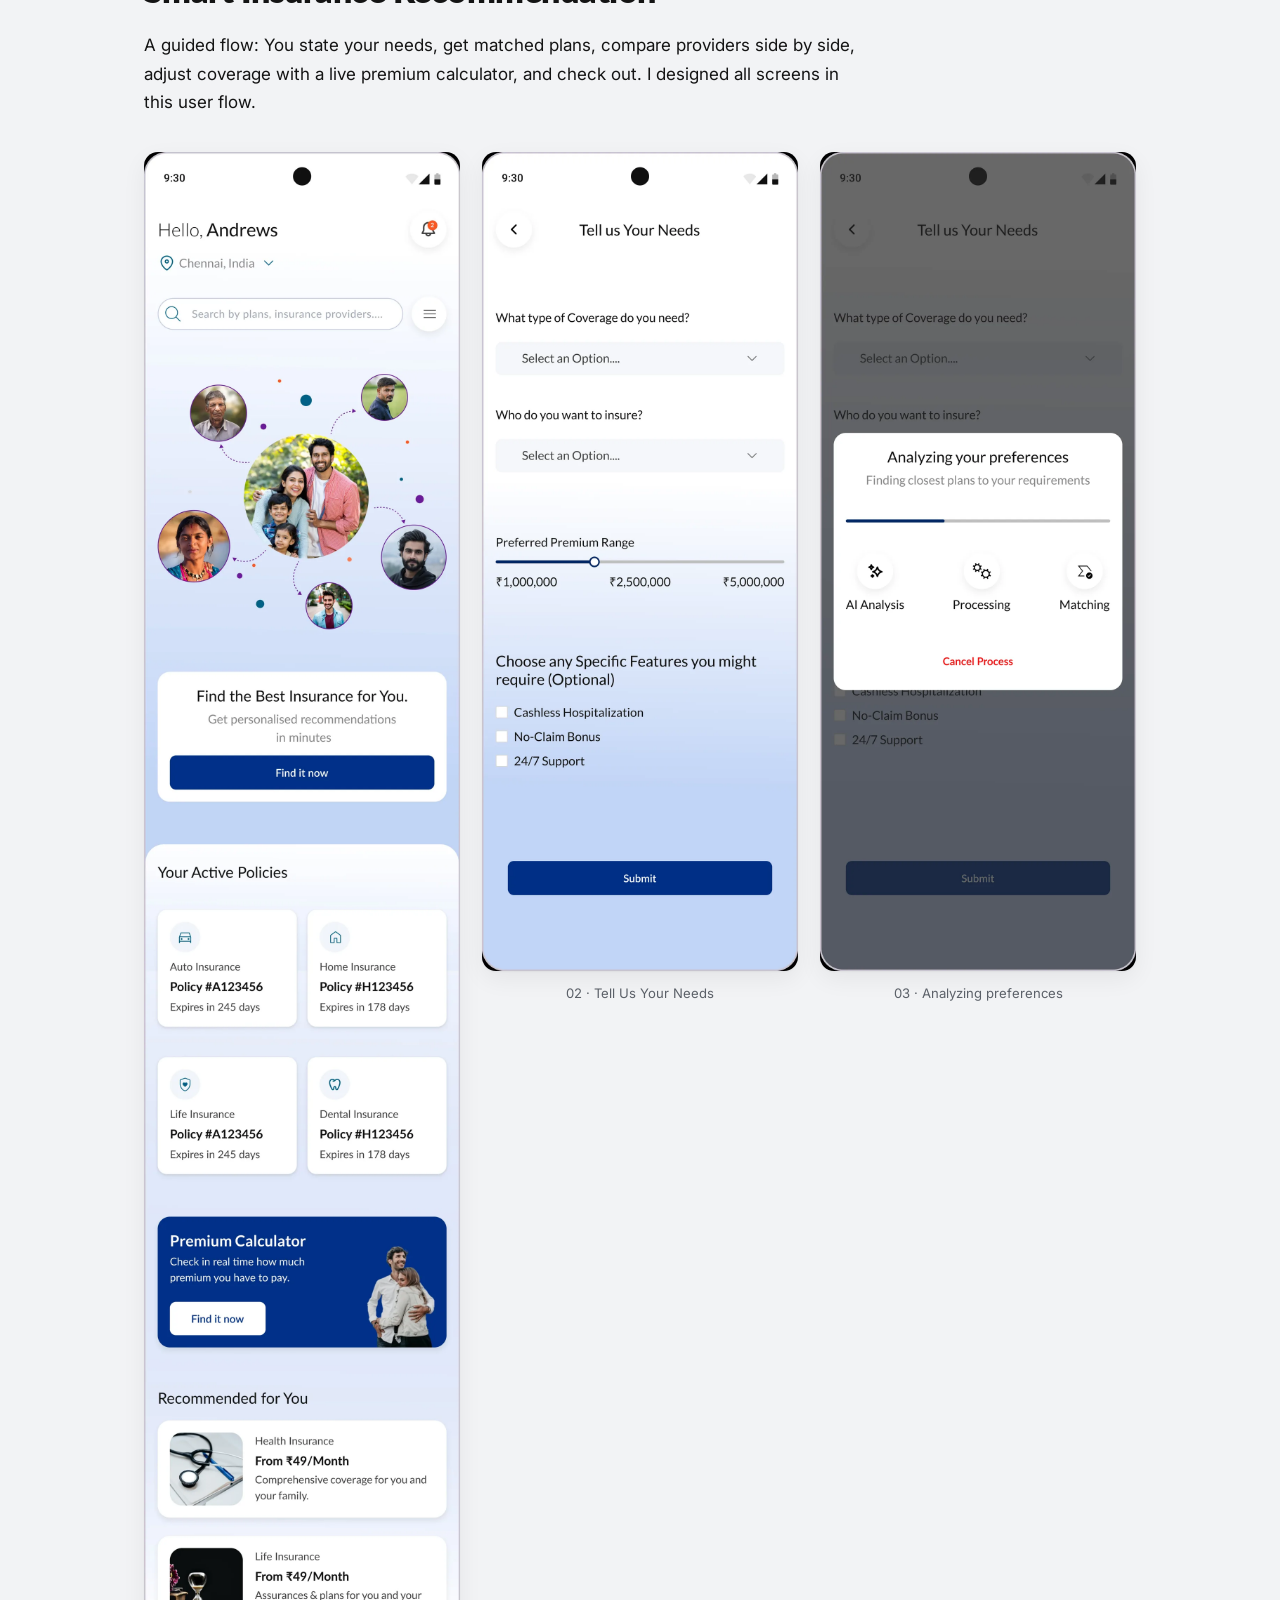
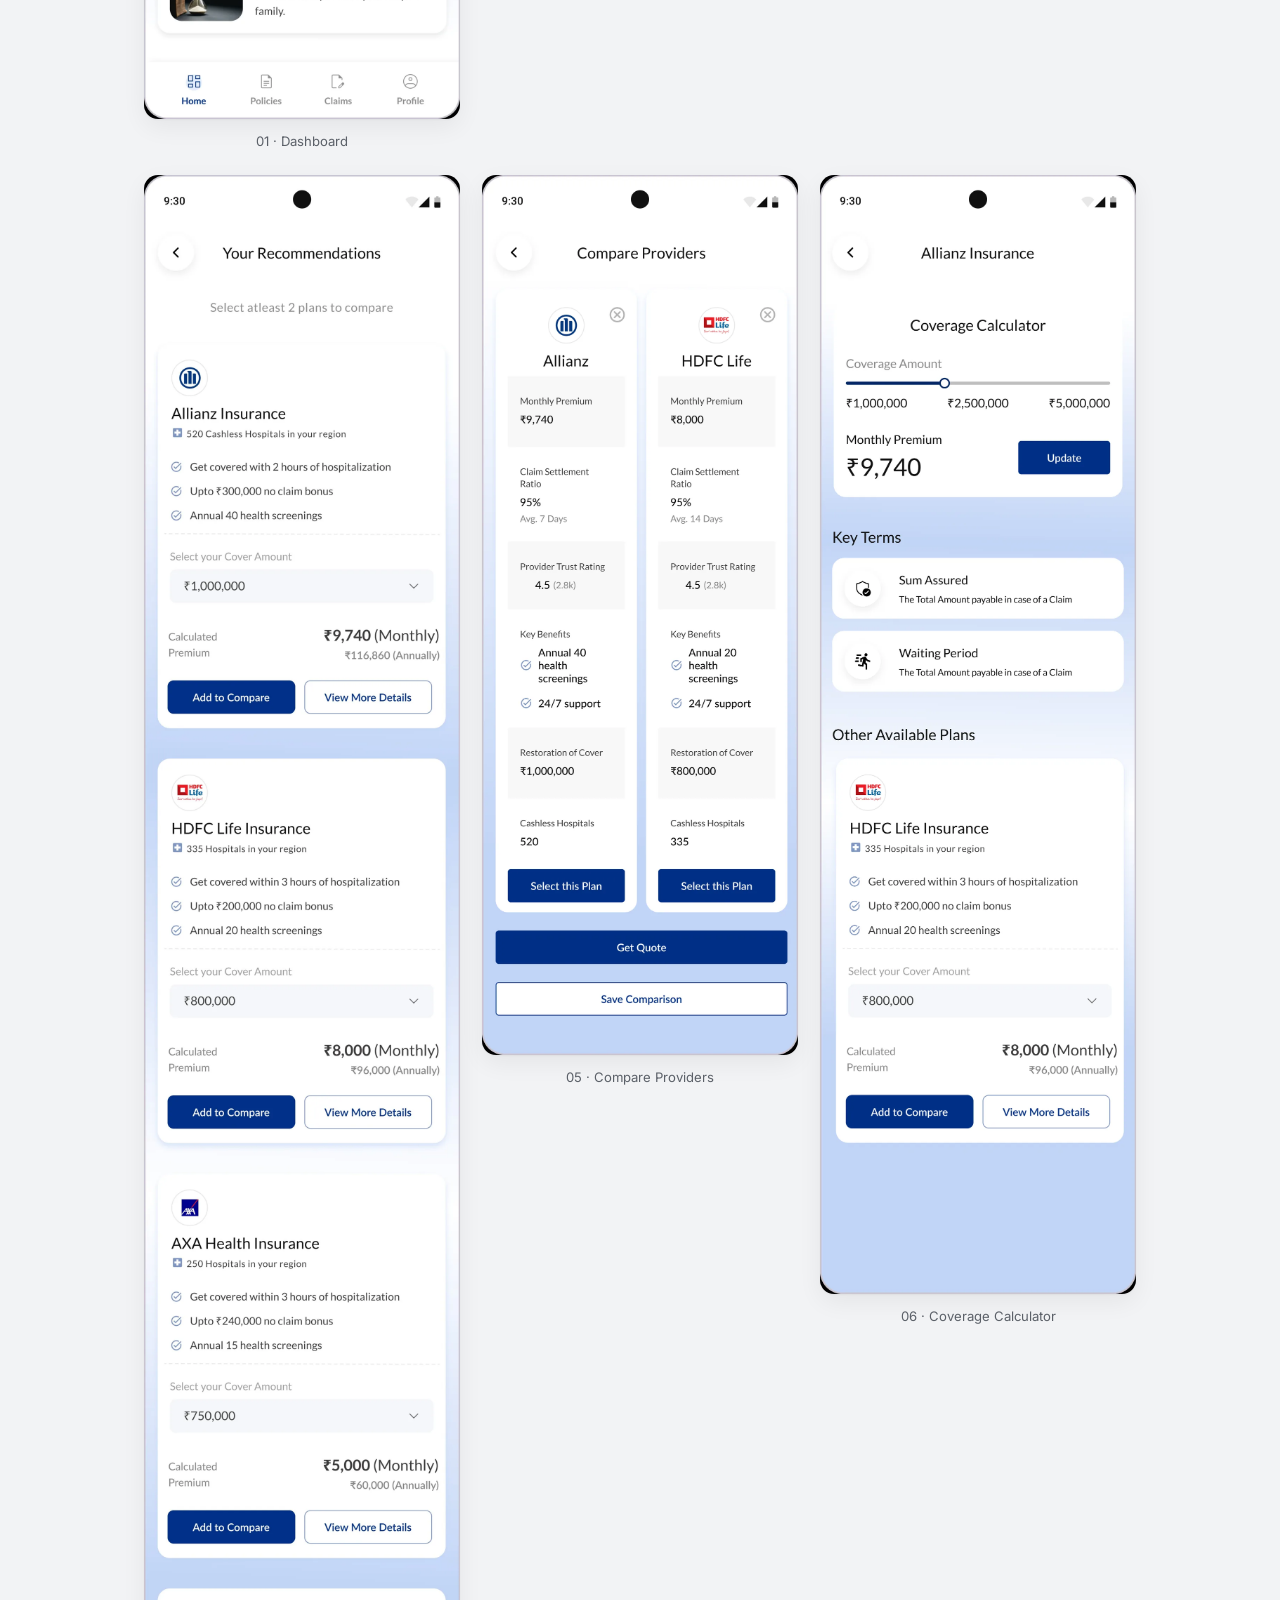
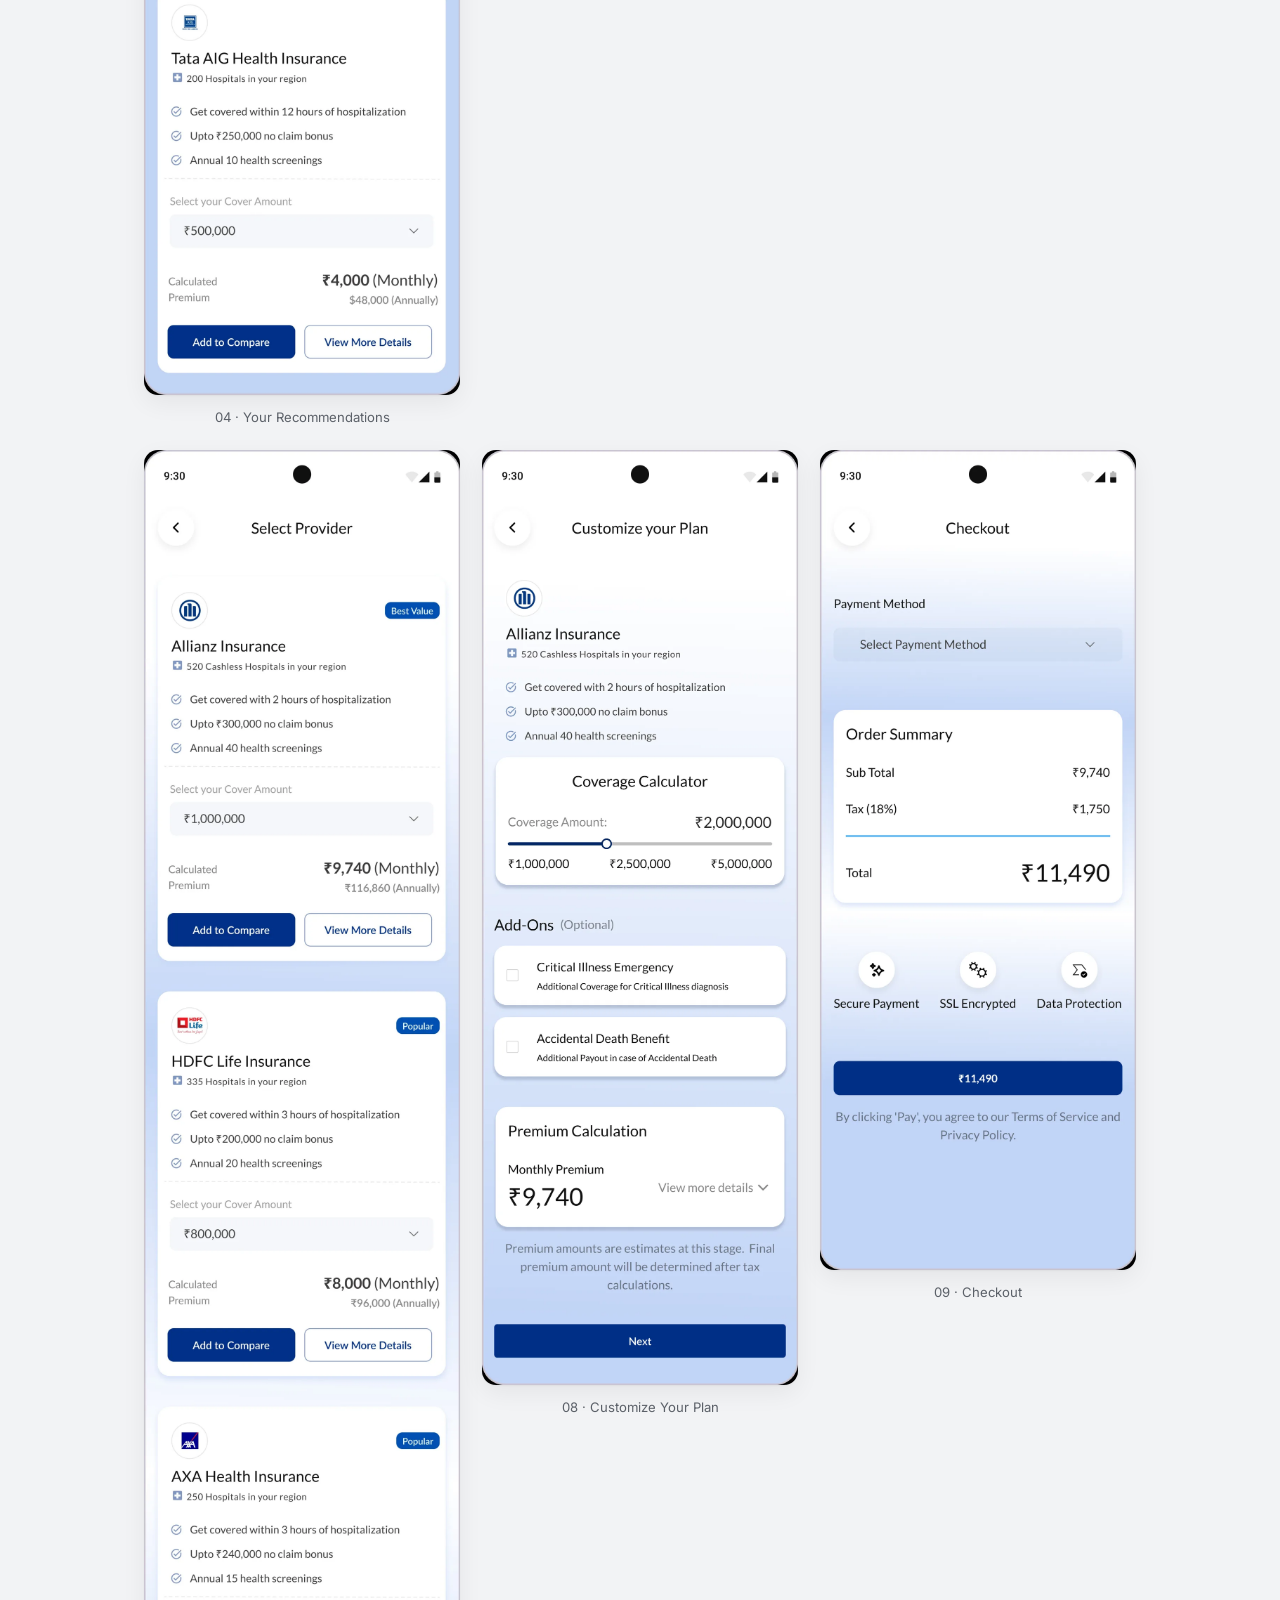
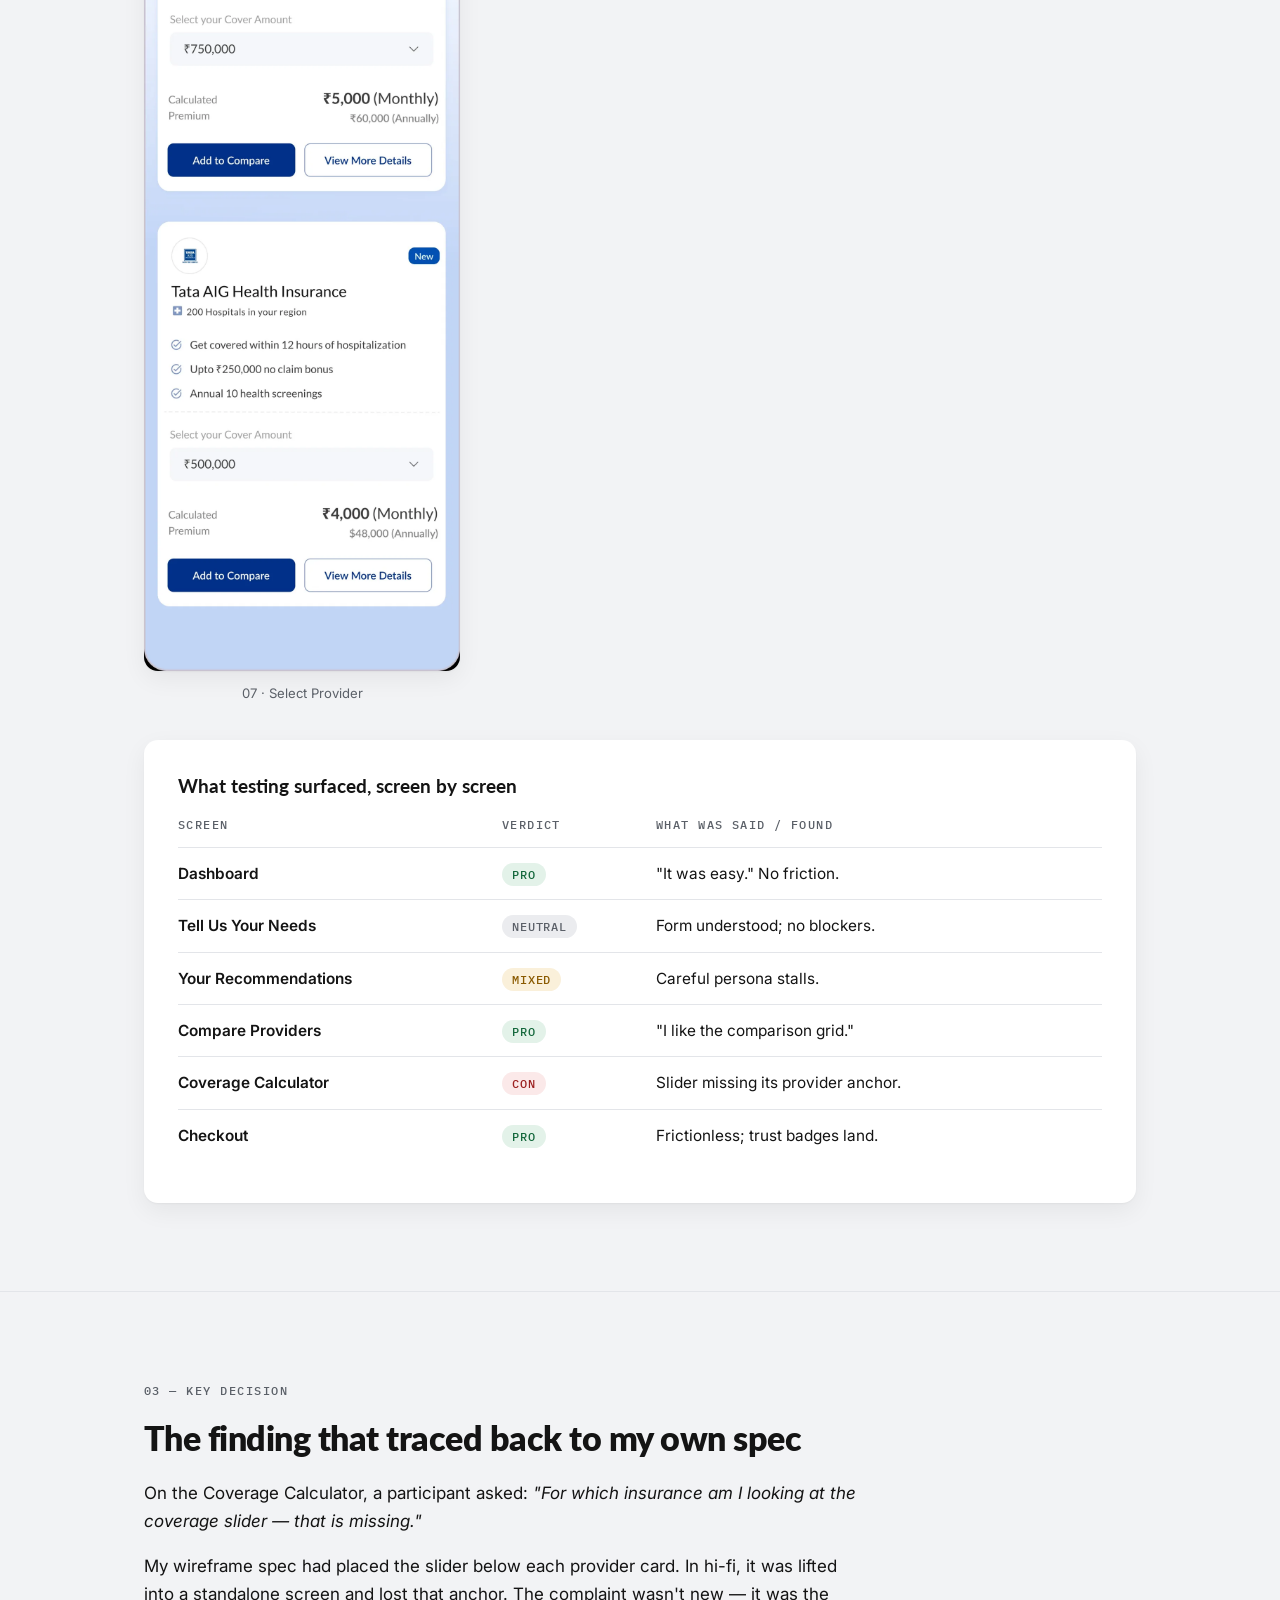
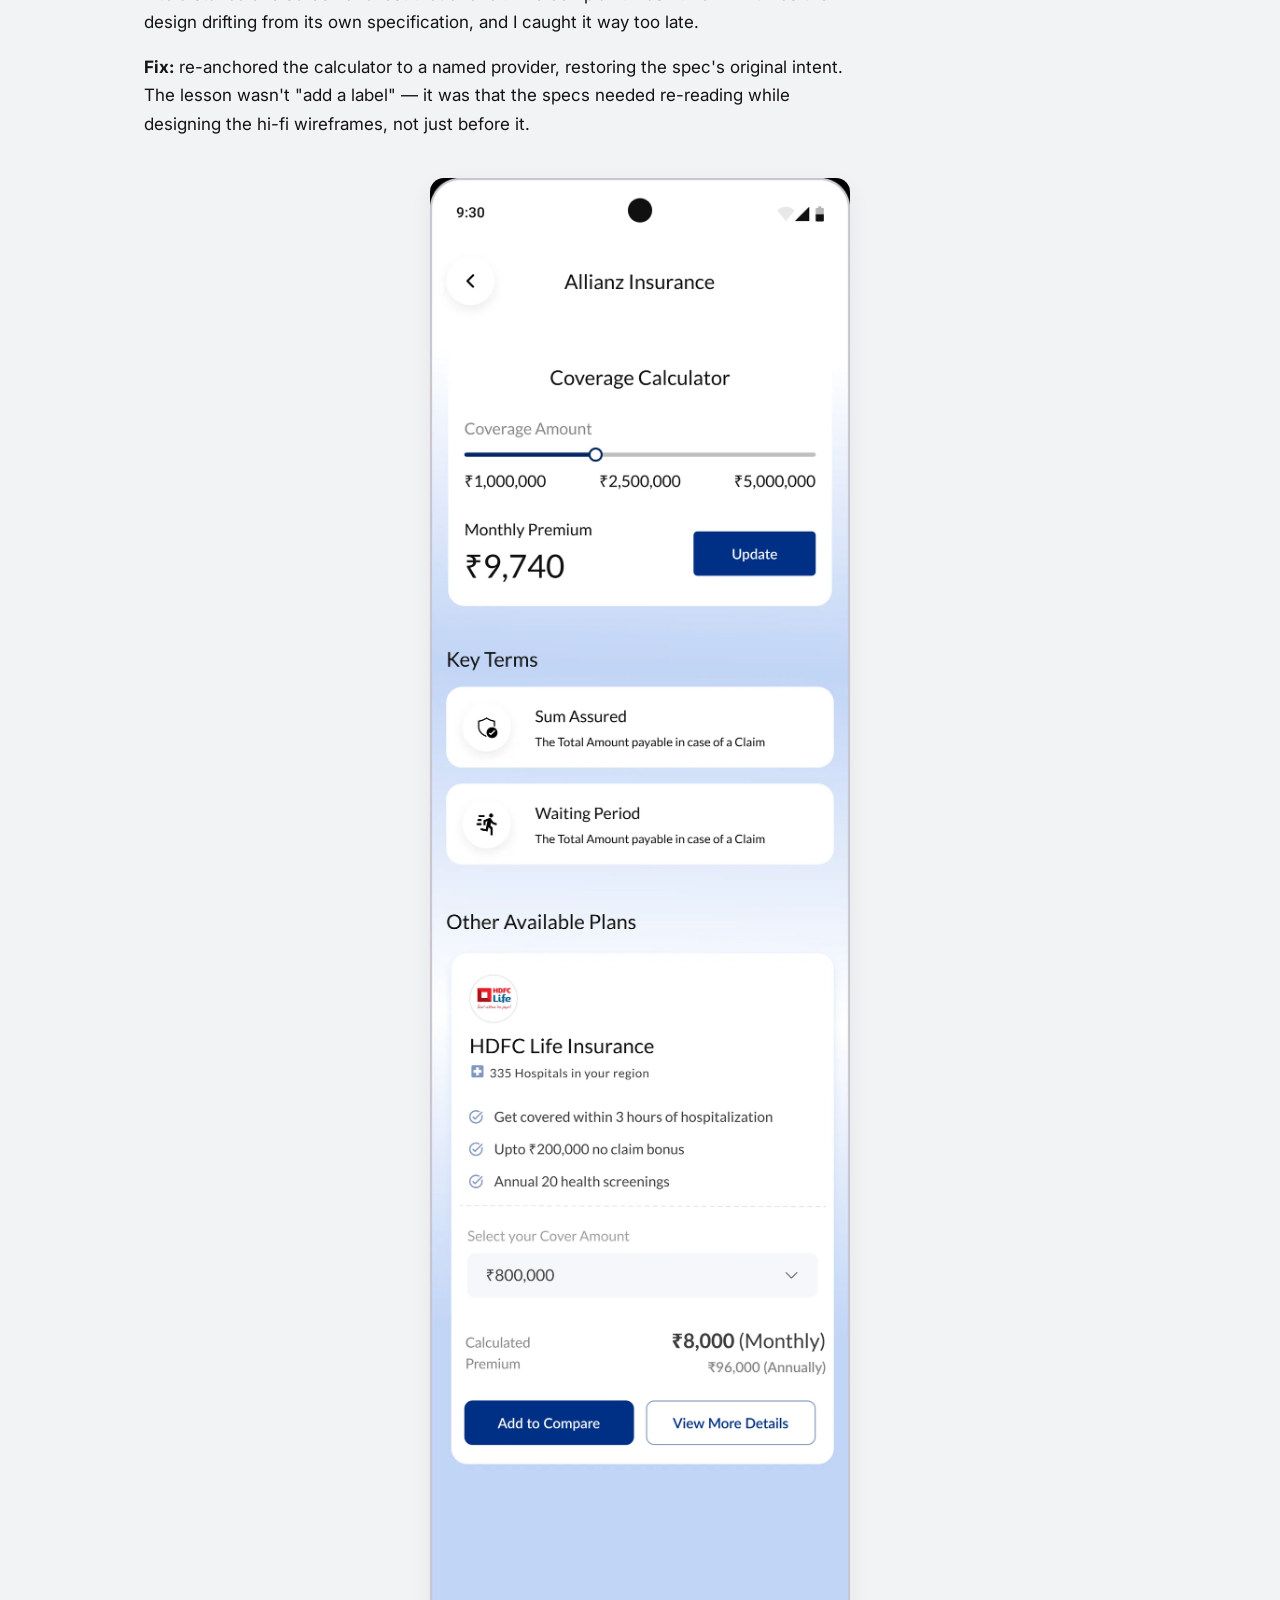
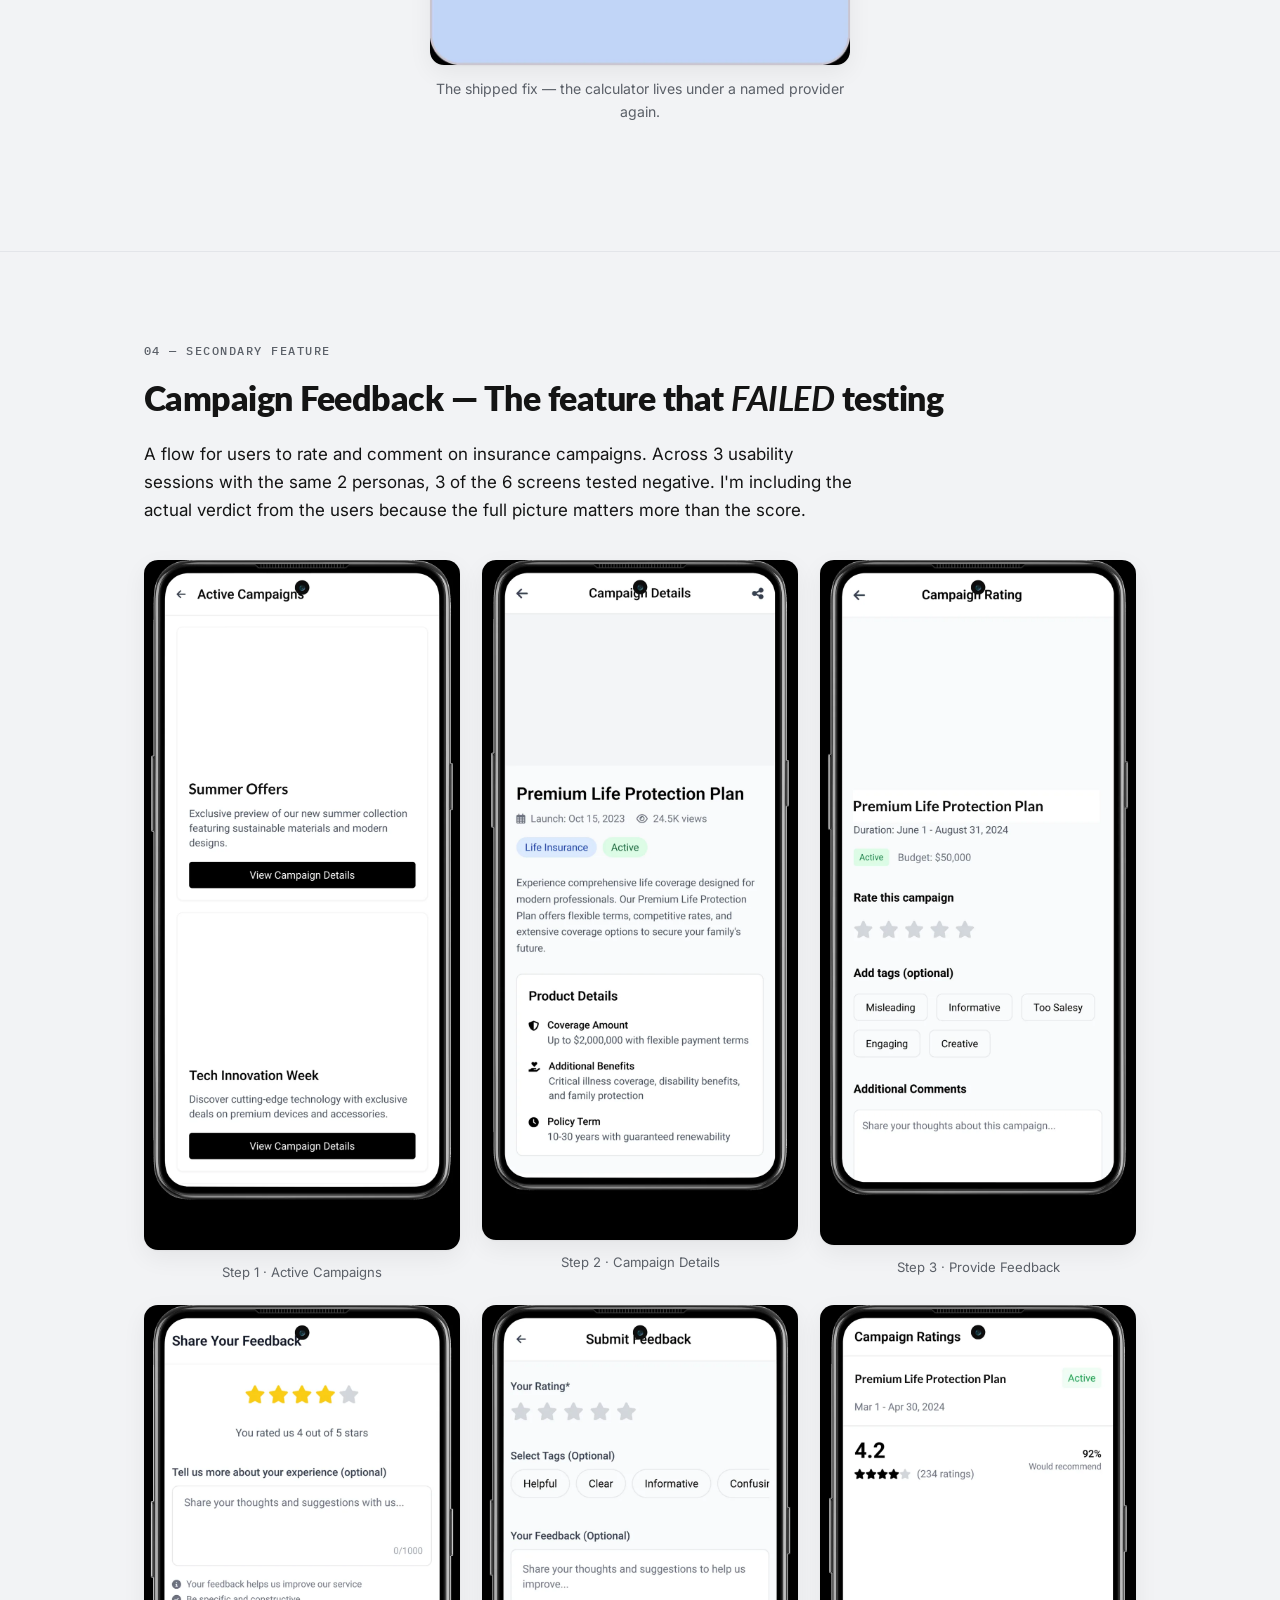
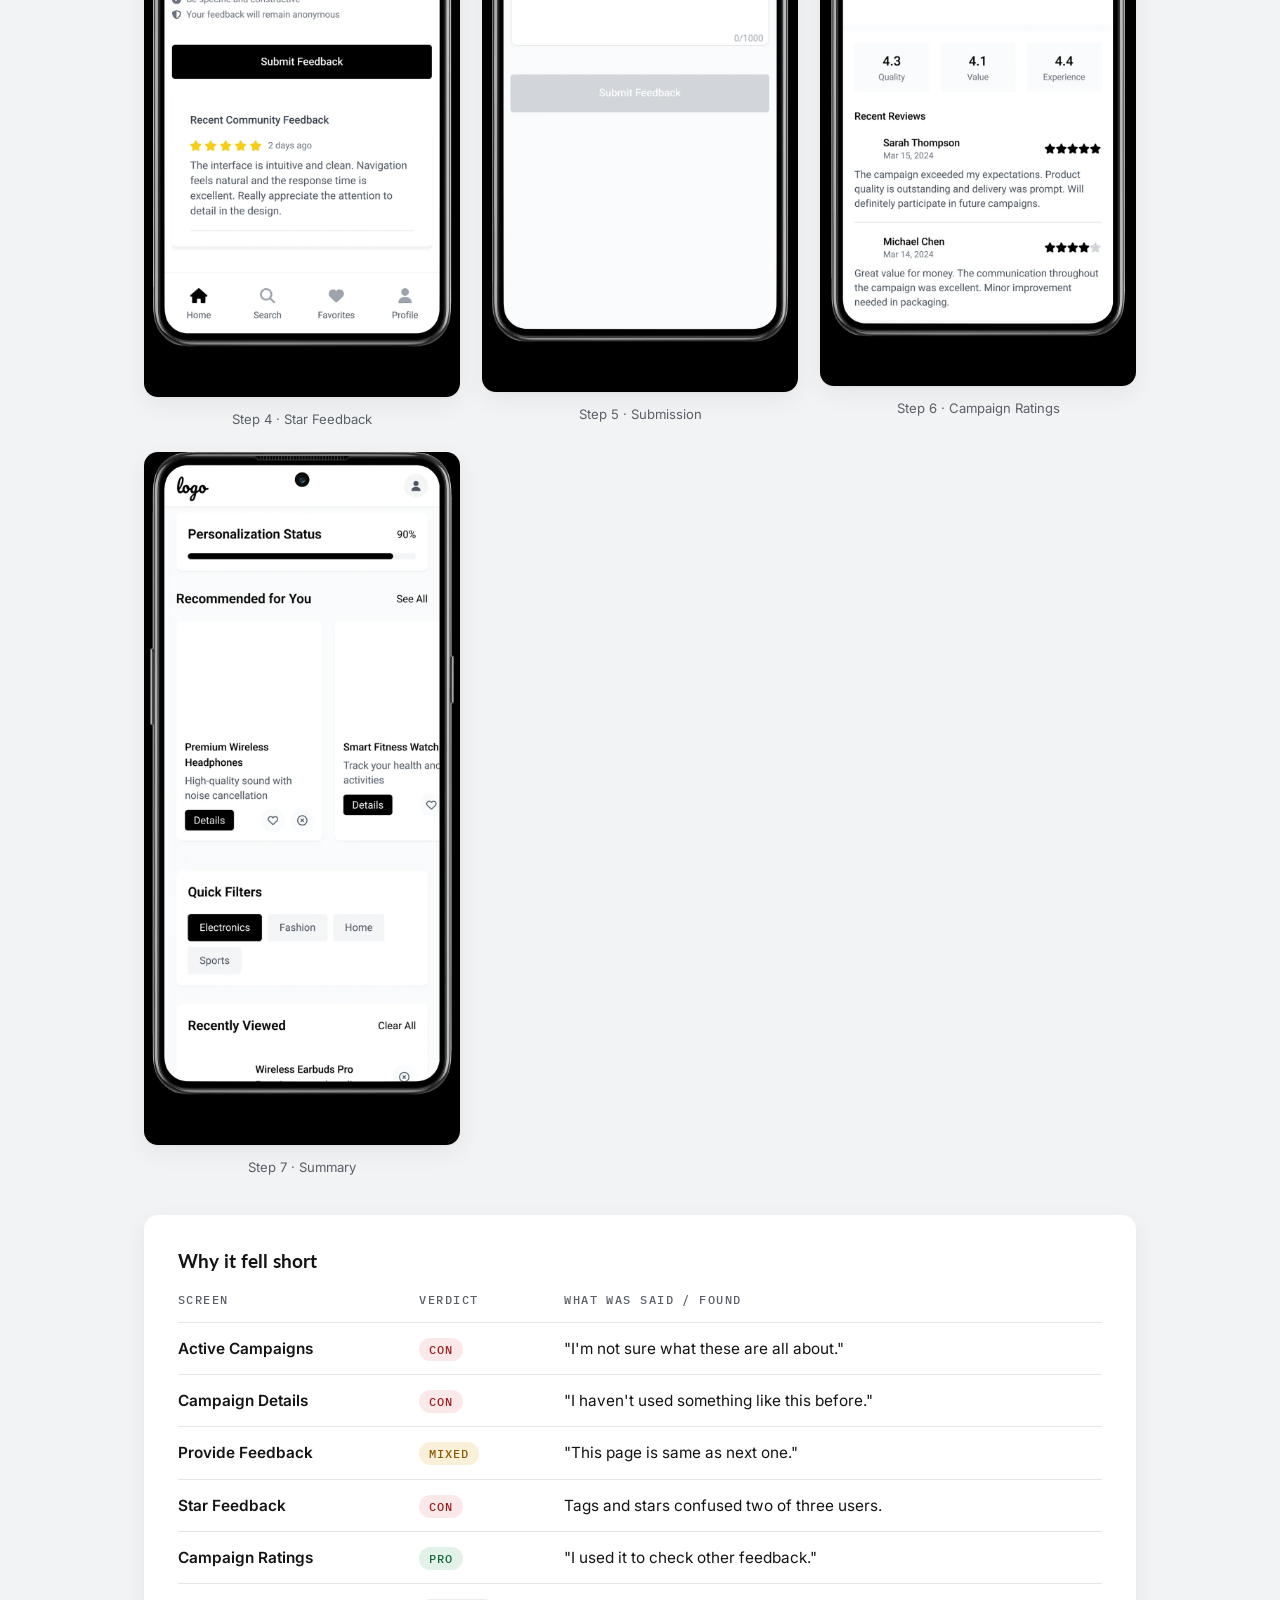
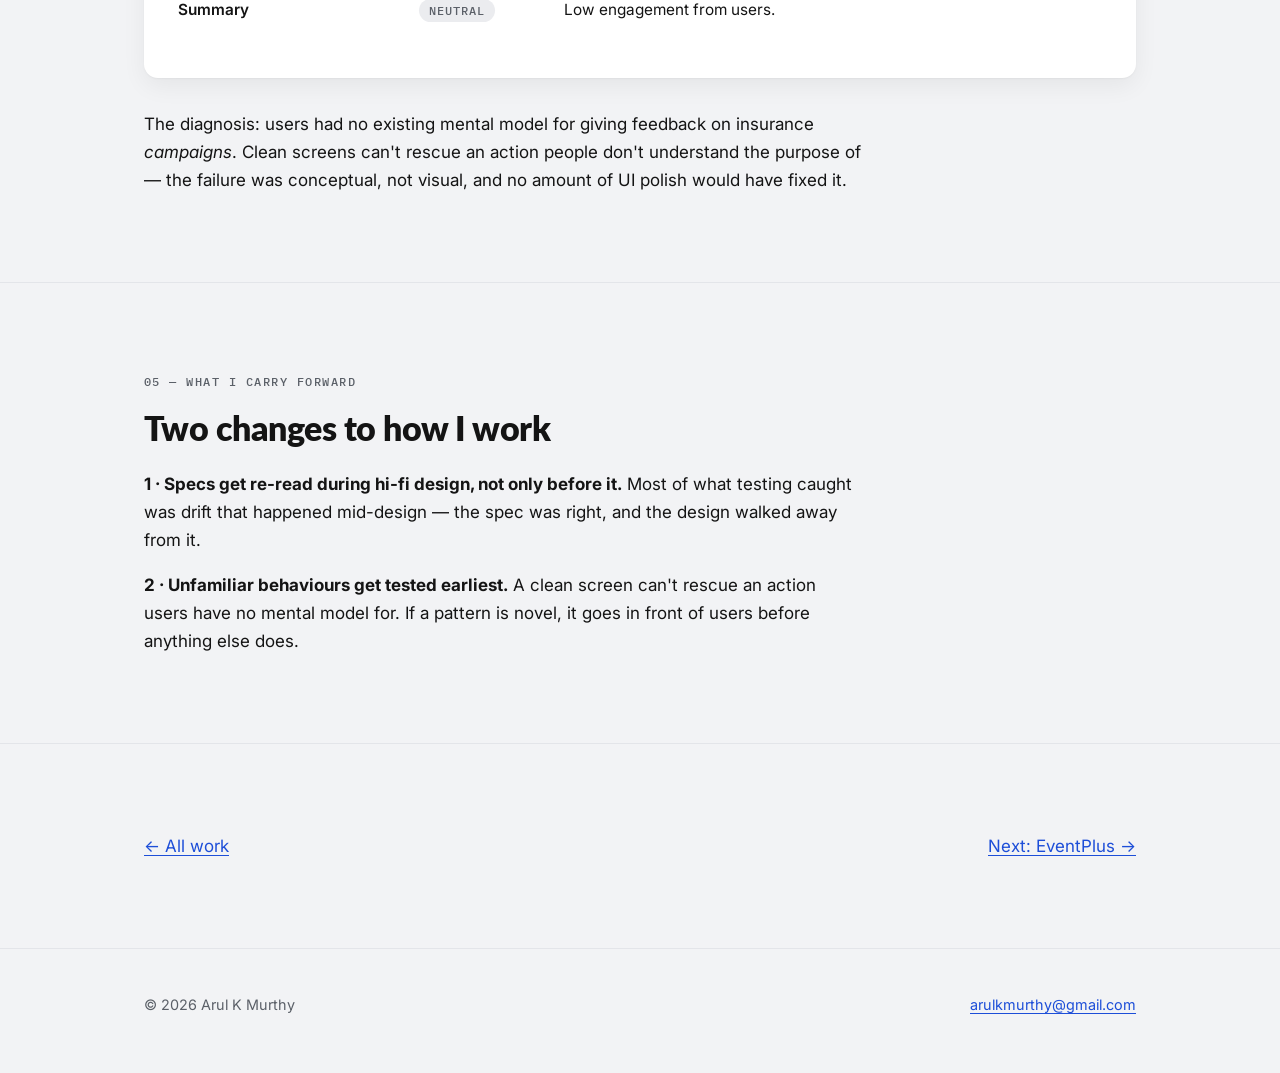
<file: insurenivaran.html>
<!DOCTYPE html>
<html lang="en">
<head>
  <meta charset="UTF-8">
  <meta name="viewport" content="width=device-width, initial-scale=1.0">
  <title>InsureNivaran — UX Case Study · Arul K Murthy</title>
  <meta name="description" content="InsurTech case study: two features owned end-to-end through hi-fi design, usability testing with real verdicts, and a failure traced back to my own spec.">
  <meta name="author" content="Arul K Murthy">
  <link rel="preconnect" href="https://fonts.googleapis.com">
  <link rel="preconnect" href="https://fonts.gstatic.com" crossorigin>
  <link href="https://fonts.googleapis.com/css2?family=Lato:wght@700;800&family=Inter:wght@400;500;600&family=IBM+Plex+Mono:wght@400;500&display=swap" rel="stylesheet">
  <link rel="stylesheet" href="styles.css">
</head>
<body>

<header class="wrap">
  <nav class="nav" aria-label="Main">
    <a class="nav-name" href="index.html">Arul K Murthy</a>
    <ul class="nav-links">
      <li><a href="index.html#work" aria-current="page">Work</a></li>
      <li><a href="index.html#about">About</a></li>
      <li><a href="index.html#contact">Contact</a></li>
    </ul>
  </nav>
</header>

<main>

  <section class="hero wrap" style="padding-bottom:56px;">
    <span class="eyebrow">Case study · InsurTech</span>
    <h1 style="max-width:20ch;">InsureNivaran: Making insurance understandable</h1>
    <div class="meta-row">
      <span><strong>Role</strong> — Product designer, two features end-to-end</span>
      <span><strong>Team</strong> — 5 (with Niharika Trikha, Karthick BV, Neha Singh, Vinay Bhatt)</span>
      <span><strong>Timeline</strong> — Dec 2024 – Apr 2025</span>
      <span><strong>Output</strong> — 16 hi-fi screens · 4 users interviewed</span>
    </div>
  </section>

  <div class="wrap">
    <div class="card summary">
      <span class="eyebrow summary-head">Summary</span>
      <dl>
        <div>
          <dt>The problem</dt>
          <dd>Choosing insurance in India means navigating scattered, jargon-heavy information — premiums, claim-settlement ratios, and exclusions live in different places and rarely line up. The result is decision paralysis and low confidence.</dd>
        </div>
        <div>
          <dt>My role</dt>
          <dd>InsureNivaran was a team project split across designers. I owned Smart Insurance Recommendation and Campaign Feedback end-to-end through hi-fi wireframes. Testing was run collaboratively; the design iterations in response are mine.</dd>
        </div>
        <div>
          <dt>What testing found</dt>
          <dd>The recommendation flow largely worked — but its coverage calculator failed, and the failure traced back to my own spec. The campaign feedback feature failed on 3 of 6 screens because users had no mental model for it.</dd>
        </div>
        <div>
          <dt>What I changed</dt>
          <dd>Re-anchored the calculator to a named provider, restoring the spec's original intent — and changed how I work: specs get re-read during hi-fi design, and unfamiliar interaction patterns get tested earliest.</dd>
        </div>
      </dl>
    </div>
  </div>

  <section class="section">
    <div class="wrap">
      <span class="eyebrow">01 — Context</span>
      <h2>The problem worth solving: Trust Erosion and Opaque Comparison</h2>
      <div class="prose">
        <p>Insurance information in India is fragmented by design — every provider presents premiums, claim-settlement ratios, and exclusions differently, so a like-for-like comparison is nearly impossible for a normal buyer. What our testers said pointed at uncertainty about <em>what they were comparing</em>, not vocabulary. The product's job was to make comparison legible without pretending insurance is simple.</p>
      </div>
    </div>
  </section>

  <section class="section">
    <div class="wrap">
      <span class="eyebrow">02 — Hero feature</span>
      <h2>Smart Insurance Recommendation</h2>
      <div class="prose">
        <p>A guided flow: You state your needs, get matched plans, compare providers side by side, adjust coverage with a live premium calculator, and check out. I designed all screens in this user flow.</p>
      </div>

      <div class="phone-grid">
        <figure>
          <img src="img/in-sir-01-dashboard.webp" alt="InsureNivaran dashboard with active policies, premium calculator banner and personalised recommendations." width="900" height="4464" loading="lazy">
          <figcaption>01 · Dashboard</figcaption>
        </figure>
        <figure>
          <img src="img/in-sir-02-needs.webp" alt="Tell Us Your Needs form with coverage type, who to insure, premium range slider and optional features." width="900" height="2334" loading="lazy">
          <figcaption>02 · Tell Us Your Needs</figcaption>
        </figure>
        <figure>
          <img src="img/in-sir-03-analyzing.webp" alt="Analyzing your preferences modal with progress bar and AI analysis, processing and matching stages." width="900" height="2334" loading="lazy">
          <figcaption>03 · Analyzing preferences</figcaption>
        </figure>
        <figure>
          <img src="img/in-sir-04-recommendations.webp" alt="Your Recommendations list with four insurance plans, cover amount selectors and calculated premiums." width="900" height="5184" loading="lazy">
          <figcaption>04 · Your Recommendations</figcaption>
        </figure>
        <figure>
          <img src="img/in-sir-05-compare.webp" alt="Compare Providers screen with Allianz and HDFC Life side by side: premium, claim settlement ratio, trust rating and benefits." width="900" height="2507" loading="lazy">
          <figcaption>05 · Compare Providers</figcaption>
        </figure>
        <figure>
          <img src="img/in-sir-06-calculator.webp" alt="Coverage Calculator anchored under the Allianz Insurance header, with key terms and other available plans below." width="900" height="3187" loading="lazy">
          <figcaption>06 · Coverage Calculator</figcaption>
        </figure>
        <figure>
          <img src="img/in-sir-07-select-provider.webp" alt="Select Provider list with Best Value, Popular and New badges on provider cards." width="900" height="5184" loading="lazy">
          <figcaption>07 · Select Provider</figcaption>
        </figure>
        <figure>
          <img src="img/in-sir-08-customize.webp" alt="Customize Your Plan for Allianz with coverage slider, optional add-ons and live premium calculation." width="900" height="2661" loading="lazy">
          <figcaption>08 · Customize Your Plan</figcaption>
        </figure>
        <figure>
          <img src="img/in-sir-09-checkout.webp" alt="Checkout with payment method selector, order summary including tax, and trust badges." width="900" height="2334" loading="lazy">
          <figcaption>09 · Checkout</figcaption>
        </figure>
      </div>

      <div class="card" style="margin-top:36px;">
        <h3 style="margin-bottom:16px;">What testing surfaced, screen by screen</h3>
        <div class="verdict-scroll">
          <table class="verdict">
            <thead>
              <tr><th>Screen</th><th>Verdict</th><th>What was said / found</th></tr>
            </thead>
            <tbody>
              <tr><td>Dashboard</td><td><span class="chip chip-pro">Pro</span></td><td>"It was easy." No friction.</td></tr>
              <tr><td>Tell Us Your Needs</td><td><span class="chip chip-neutral">Neutral</span></td><td>Form understood; no blockers.</td></tr>
              <tr><td>Your Recommendations</td><td><span class="chip chip-mixed">Mixed</span></td><td>Careful persona stalls.</td></tr>
              <tr><td>Compare Providers</td><td><span class="chip chip-pro">Pro</span></td><td>"I like the comparison grid."</td></tr>
              <tr><td>Coverage Calculator</td><td><span class="chip chip-con">Con</span></td><td>Slider missing its provider anchor.</td></tr>
              <tr><td>Checkout</td><td><span class="chip chip-pro">Pro</span></td><td>Frictionless; trust badges land.</td></tr>
            </tbody>
          </table>
        </div>
      </div>
    </div>
  </section>

  <section class="section">
    <div class="wrap">
      <span class="eyebrow">03 — Key decision</span>
      <h2>The finding that traced back to my own spec</h2>
      <div class="prose">
        <p>On the Coverage Calculator, a participant asked: <em>"For which insurance am I looking at the coverage slider — that is missing."</em></p>
        <p>My wireframe spec had placed the slider below each provider card. In hi-fi, it was lifted into a standalone screen and lost that anchor. The complaint wasn't new — it was the design drifting from its own specification, and I caught it way too late.</p>
        <p><strong>Fix:</strong> re-anchored the calculator to a named provider, restoring the spec's original intent. The lesson wasn't "add a label" — it was that the specs needed re-reading while designing the hi-fi wireframes, not just before it.</p>
      </div>
      <figure class="phone-figure">
        <img src="img/in-sir-06-calculator.webp" alt="The fix: Coverage Calculator re-anchored under the Allianz Insurance provider header." width="900" height="3187" loading="lazy">
        <figcaption>The shipped fix — the calculator lives under a named provider again.</figcaption>
      </figure>
      
    </div>
  </section>

  <section class="section">
    <div class="wrap">
      <span class="eyebrow">04 — Secondary feature</span>
      <h2>Campaign Feedback — The feature that <em><strong>FAILED</strong></em> testing</h2>
      <div class="prose">
        <p>A flow for users to rate and comment on insurance campaigns. Across 3 usability sessions with the same 2 personas, 3 of the 6 screens tested negative. I'm including the actual verdict from the users because the full picture matters more than the score.</p>
      </div>

      <div class="phone-grid">
        <figure>
          <img src="img/in-cf-01-active-campaigns.webp" alt="Active Campaigns list showing Summer Offers and Tech Innovation Week cards." width="900" height="1965" loading="lazy">
          <figcaption>Step 1 · Active Campaigns</figcaption>
        </figure>
        <figure>
          <img src="img/in-cf-02-campaign-details.webp" alt="Campaign Details for Premium Life Protection Plan with product details and status tags." width="900" height="1938" loading="lazy">
          <figcaption>Step 2 · Campaign Details</figcaption>
        </figure>
        <figure>
          <img src="img/in-cf-03-provide-feedback.webp" alt="Campaign Rating screen with star rating, optional tags and additional comments." width="900" height="1951" loading="lazy">
          <figcaption>Step 3 · Provide Feedback</figcaption>
        </figure>
        <figure>
          <img src="img/in-cf-04-star-feedback.webp" alt="Share Your Feedback screen confirming a 4-star rating with optional comments and community feedback." width="900" height="1969" loading="lazy">
          <figcaption>Step 4 · Star Feedback</figcaption>
        </figure>
        <figure>
          <img src="img/in-cf-05-submission.webp" alt="Submit Feedback screen with rating, tags and feedback field, submit button disabled until rating given." width="900" height="1956" loading="lazy">
          <figcaption>Step 5 · Submission</figcaption>
        </figure>
        <figure>
          <img src="img/in-cf-06-campaign-ratings.webp" alt="Campaign Ratings summary: 4.2 average across 234 ratings with quality, value, experience scores and recent reviews." width="900" height="1938" loading="lazy">
          <figcaption>Step 6 · Campaign Ratings</figcaption>
        </figure>
        <figure>
          <img src="img/in-cf-07-summary.webp" alt="Campaign Summary with personalization status, recommendations, quick filters and recently viewed." width="900" height="1974" loading="lazy">
          <figcaption>Step 7 · Summary</figcaption>
        </figure>
      </div>

      <div class="card" style="margin-top:36px;">
        <h3 style="margin-bottom:16px;">Why it fell short</h3>
        <div class="verdict-scroll">
          <table class="verdict">
            <thead>
              <tr><th>Screen</th><th>Verdict</th><th>What was said / found</th></tr>
            </thead>
            <tbody>
              <tr><td>Active Campaigns</td><td><span class="chip chip-con">Con</span></td><td>"I'm not sure what these are all about."</td></tr>
              <tr><td>Campaign Details</td><td><span class="chip chip-con">Con</span></td><td>"I haven't used something like this before."</td></tr>
              <tr><td>Provide Feedback</td><td><span class="chip chip-mixed">Mixed</span></td><td>"This page is same as next one."</td></tr>
              <tr><td>Star Feedback</td><td><span class="chip chip-con">Con</span></td><td>Tags and stars confused two of three users.</td></tr>
              <tr><td>Campaign Ratings</td><td><span class="chip chip-pro">Pro</span></td><td>"I used it to check other feedback."</td></tr>
              <tr><td>Summary</td><td><span class="chip chip-neutral">Neutral</span></td><td>Low engagement from users.</td></tr>
            </tbody>
          </table>
        </div>
      </div>

      <div class="prose" style="margin-top:32px;">
        <p>The diagnosis: users had no existing mental model for giving feedback on insurance <em>campaigns</em>. Clean screens can't rescue an action people don't understand the purpose of — the failure was conceptual, not visual, and no amount of UI polish would have fixed it.</p>
      </div>
    </div>
  </section>

  <section class="section">
    <div class="wrap">
      <span class="eyebrow">05 — What I carry forward</span>
      <h2>Two changes to how I work</h2>
      <div class="prose">
        <p><strong>1 · Specs get re-read during hi-fi design, not only before it.</strong> Most of what testing caught was drift that happened mid-design — the spec was right, and the design walked away from it.</p>
        <p><strong>2 · Unfamiliar behaviours get tested earliest.</strong> A clean screen can't rescue an action users have no mental model for. If a pattern is novel, it goes in front of users before anything else does.</p>
      </div>
    </div>
  </section>

  <section class="section">
    <div class="wrap pager">
      <a href="index.html#work">← All work</a>
      <a href="eventplus.html">Next: EventPlus →</a>
    </div>
  </section>

</main>

<footer>
  <div class="wrap">
    <div class="footer-row">
      <span>© 2026 Arul K Murthy</span>
      <span><a href="mailto:arulkmurthy@gmail.com">arulkmurthy@gmail.com</a></span>
    </div>
  </div>
</footer>

</body>
</html>
</file>
<file: styles.css>
/* ============================================================
   Arul K Murthy — portfolio
   Tokens: canvas #F2F3F5 · card #FFF · ink #141414 · muted #5B6068
           hairline #E3E5E9 · accent #1D4ED8
   Type:   Lato (display) · Inter (body) · IBM Plex Mono (meta)
   No JavaScript anywhere on this site — everything renders as HTML.
   ============================================================ */

:root {
  --canvas: #f2f3f5;
  --card: #ffffff;
  --ink: #141414;
  --muted: #5b6068;
  --hairline: #e3e5e9;
  --accent: #1d4ed8;
  --accent-soft: #e8edfb;
  --pro: #14683c;
  --pro-bg: #e3f2e9;
  --con: #9c2121;
  --con-bg: #fbe9e9;
  --mixed: #8a5a00;
  --mixed-bg: #faf0da;
  --radius: 14px;
  --shadow: 0 1px 2px rgba(20, 20, 20, 0.04), 0 8px 24px rgba(20, 20, 20, 0.06);
  --font-display: "Lato", "Inter", system-ui, sans-serif;
  --font-body: "Inter", system-ui, -apple-system, sans-serif;
  --font-mono: "IBM Plex Mono", ui-monospace, "SF Mono", monospace;
}

* { box-sizing: border-box; margin: 0; padding: 0; }

html { scroll-behavior: smooth; }
@media (prefers-reduced-motion: reduce) {
  html { scroll-behavior: auto; }
}

body {
  background: var(--canvas);
  color: var(--ink);
  font-family: var(--font-body);
  font-size: 1.0625rem;
  line-height: 1.65;
  -webkit-font-smoothing: antialiased;
}

a { color: var(--accent); text-decoration: underline; text-underline-offset: 3px; }
a:hover { text-decoration-thickness: 2px; }
:focus-visible {
  outline: 3px solid var(--accent);
  outline-offset: 3px;
  border-radius: 4px;
}

/* ---------- layout ---------- */
.wrap { max-width: 1040px; margin: 0 auto; padding: 0 24px; }
.prose { max-width: 720px; }
.section { padding: 88px 0; }
.section + .section { border-top: 1px solid var(--hairline); }

/* ---------- nav ---------- */
.nav {
  display: flex; align-items: center; justify-content: space-between;
  padding: 28px 0;
}
.nav-name {
  font-family: var(--font-display);
  font-weight: 800; font-size: 1.05rem;
  color: var(--ink); text-decoration: none; letter-spacing: -0.01em;
}
.nav-links { display: flex; gap: 26px; list-style: none; }
.nav-links a {
  color: var(--muted); text-decoration: none;
  font-size: 0.95rem; font-weight: 500;
}
.nav-links a:hover, .nav-links a[aria-current="page"] { color: var(--ink); }

/* ---------- type ---------- */
.eyebrow {
  font-family: var(--font-mono);
  font-size: 0.78rem; font-weight: 500;
  letter-spacing: 0.12em; text-transform: uppercase;
  color: var(--muted);
  display: block; margin-bottom: 18px;
}
h1 {
  font-family: var(--font-display);
  font-weight: 800;
  font-size: clamp(2.3rem, 5.4vw, 3.9rem);
  line-height: 1.08; letter-spacing: -0.022em;
  max-width: 17ch;
}
h1 .accent { color: var(--accent); }
h2 {
  font-family: var(--font-display);
  font-weight: 800;
  font-size: clamp(1.55rem, 3vw, 2.1rem);
  line-height: 1.15; letter-spacing: -0.015em;
  margin-bottom: 22px;
}
h3 {
  font-family: var(--font-display);
  font-weight: 700; font-size: 1.2rem;
  line-height: 1.3; margin-bottom: 10px;
}
.lede { font-size: 1.2rem; color: var(--muted); max-width: 56ch; }
p + p { margin-top: 1em; }
.muted { color: var(--muted); }

/* ---------- hero ---------- */
.hero { padding-top: 96px; padding-bottom: 104px; }
.hero .lede { margin-top: 26px; }
.hero-meta {
  font-family: var(--font-mono); font-size: 0.82rem;
  color: var(--muted); margin-top: 34px;
}
.hero-actions { margin-top: 36px; display: flex; gap: 14px; flex-wrap: wrap; }
.btn {
  display: inline-block; text-decoration: none;
  font-weight: 600; font-size: 0.98rem;
  padding: 13px 24px; border-radius: 999px;
}
.btn-primary { background: var(--accent); color: #fff; }
.btn-primary:hover { background: #173fb0; }
.btn-ghost { color: var(--ink); border: 1.5px solid var(--ink); background: transparent; }
.btn-ghost:hover { background: var(--ink); color: #fff; }

/* ---------- cards ---------- */
.card {
  background: var(--card);
  border-radius: var(--radius);
  box-shadow: var(--shadow);
  padding: 34px;
}
.card-grid { display: grid; grid-template-columns: 1fr 1fr; gap: 22px; }
.work-card { display: block; text-decoration: none; color: var(--ink); }
a.work-card:hover h3 { color: var(--accent); }
.work-card .tagline {
  font-family: var(--font-mono); font-size: 0.78rem;
  letter-spacing: 0.1em; text-transform: uppercase;
  color: var(--muted); margin-bottom: 14px; display: block;
}
.work-card p { color: var(--muted); font-size: 0.98rem; }
.work-card .cta {
  display: inline-block; margin-top: 18px;
  color: var(--accent); font-weight: 600; font-size: 0.95rem;
}
.card-progress { border: 1.5px dashed var(--hairline); box-shadow: none; background: transparent; }

/* ---------- chips ---------- */
.chip {
  font-family: var(--font-mono); font-size: 0.72rem; font-weight: 500;
  letter-spacing: 0.08em; text-transform: uppercase;
  padding: 4px 10px; border-radius: 999px; white-space: nowrap;
}
.chip-mine { background: var(--accent-soft); color: var(--accent); }
.chip-team { background: #ebecef; color: var(--muted); }
.chip-target { background: var(--mixed-bg); color: var(--mixed); }
.chip-pro { background: var(--pro-bg); color: var(--pro); }
.chip-con { background: var(--con-bg); color: var(--con); }
.chip-mixed { background: var(--mixed-bg); color: var(--mixed); }
.chip-neutral { background: #ebecef; color: var(--muted); }

/* ---------- summary block (case-study TL;DR) ---------- */
.summary { margin: 46px 0; }
.summary dl {
  display: grid; grid-template-columns: 1fr 1fr; gap: 26px 34px;
}
.summary dt {
  font-family: var(--font-mono); font-size: 0.75rem;
  letter-spacing: 0.12em; text-transform: uppercase;
  color: var(--muted); margin-bottom: 7px;
}
.summary dd { font-size: 0.99rem; }

/* ---------- meta row on case pages ---------- */
.meta-row {
  display: flex; flex-wrap: wrap; gap: 10px 34px;
  margin-top: 30px;
  font-family: var(--font-mono); font-size: 0.82rem; color: var(--muted);
}
.meta-row strong { color: var(--ink); font-weight: 500; }

/* ---------- verdict table (signature component) ---------- */
.verdict { width: 100%; border-collapse: collapse; margin: 8px 0; }
.verdict th {
  font-family: var(--font-mono); font-size: 0.75rem;
  letter-spacing: 0.12em; text-transform: uppercase;
  color: var(--muted); font-weight: 500;
  text-align: left; padding: 0 14px 12px 0;
  border-bottom: 1px solid var(--hairline);
}
.verdict td {
  padding: 13px 14px 13px 0;
  border-bottom: 1px solid var(--hairline);
  font-size: 0.96rem; vertical-align: top;
}
.verdict td:first-child { font-weight: 600; white-space: nowrap; }
.verdict tr:last-child td { border-bottom: none; }

/* ---------- figures ---------- */
figure { margin: 40px 0; }
figure img {
  width: 100%; height: auto; display: block;
  border-radius: var(--radius); box-shadow: var(--shadow);
}
figcaption {
  font-size: 0.88rem; color: var(--muted);
  margin-top: 12px; text-align: center;
}

/* ---------- lists ---------- */
.plain-list { list-style: none; }
.plain-list li { padding: 14px 0; border-bottom: 1px solid var(--hairline); }
.plain-list li:last-child { border-bottom: none; }
.exp-row { display: flex; justify-content: space-between; gap: 20px; flex-wrap: wrap; }
.exp-row .when { font-family: var(--font-mono); font-size: 0.82rem; color: var(--muted); }

/* ---------- next / prev ---------- */
.pager { display: flex; justify-content: space-between; gap: 20px; }

/* ---------- footer ---------- */
footer { border-top: 1px solid var(--hairline); padding: 44px 0 56px; }
.integrity {
  font-family: var(--font-mono); font-size: 0.82rem; color: var(--muted);
  margin-bottom: 10px;
}
.footer-row {
  display: flex; justify-content: space-between; gap: 20px; flex-wrap: wrap;
  font-size: 0.9rem; color: var(--muted);
}

/* ---------- responsive ---------- */
@media (max-width: 799.98px) {
  .wrap { padding: 0 16px; }
  .section { padding: 64px 0; }
  .hero { padding-top: 64px; padding-bottom: 72px; }
  .card-grid, .summary dl { grid-template-columns: 1fr; }
  .card { padding: 26px; }
  .nav-links { gap: 18px; }
  .verdict-scroll { overflow-x: auto; }
  .verdict { min-width: 560px; }
}

/* ---------- team screen grid (subordinate to interleaved MY WORK figures) ---------- */
.shot-grid { display: grid; grid-template-columns: 1fr 1fr; gap: 20px; margin-top: 30px; }
.shot-grid figure { margin: 0; }
.shot-grid figcaption { font-size: 0.82rem; }

/* ---------- mobile overflow hardening ---------- */
html, body { overflow-x: clip; }
img, svg, video { max-width: 100%; height: auto; }
td, th, a { overflow-wrap: break-word; }

@media (max-width: 799.98px) {
  .shot-grid { grid-template-columns: 1fr; }
  h1 { font-size: clamp(2rem, 8.5vw, 2.6rem); }
  .hero-actions .btn { width: 100%; text-align: center; }
  .meta-row { gap: 8px 22px; }
}

/* ---------- step grid: strict left-to-right rows, tops aligned ---------- */
.phone-grid { display: grid; grid-template-columns: repeat(3, 1fr); gap: 22px; align-items: start; margin-top: 36px; }
.phone-grid figure { margin: 0; }
.phone-grid figcaption { font-size: 0.82rem; }
.phone-figure { max-width: 420px; margin: 40px auto; }

/* ---------- slide blocks (Event Plus, one screen per slide) ---------- */
.slide { margin-top: 52px; }
.slide-head { display: flex; justify-content: space-between; align-items: baseline; gap: 14px; flex-wrap: wrap; }
.slide-head h3 { margin-bottom: 0; }
.slide figure { margin: 16px 0 0; }
.slide .note { margin-top: 14px; color: var(--muted); font-size: 0.98rem; max-width: 720px; }

@media (max-width: 799.98px) {
  .phone-grid { grid-template-columns: repeat(2, 1fr); gap: 14px; }
}
@media (max-width: 480px) {
  .phone-grid { grid-template-columns: 1fr; }
}

/* ---------- enlarged summary heading (per instruction: 3x eyebrow size) ---------- */
.summary-head { font-size: 1.6rem; letter-spacing: 0.06em; }
</file>
